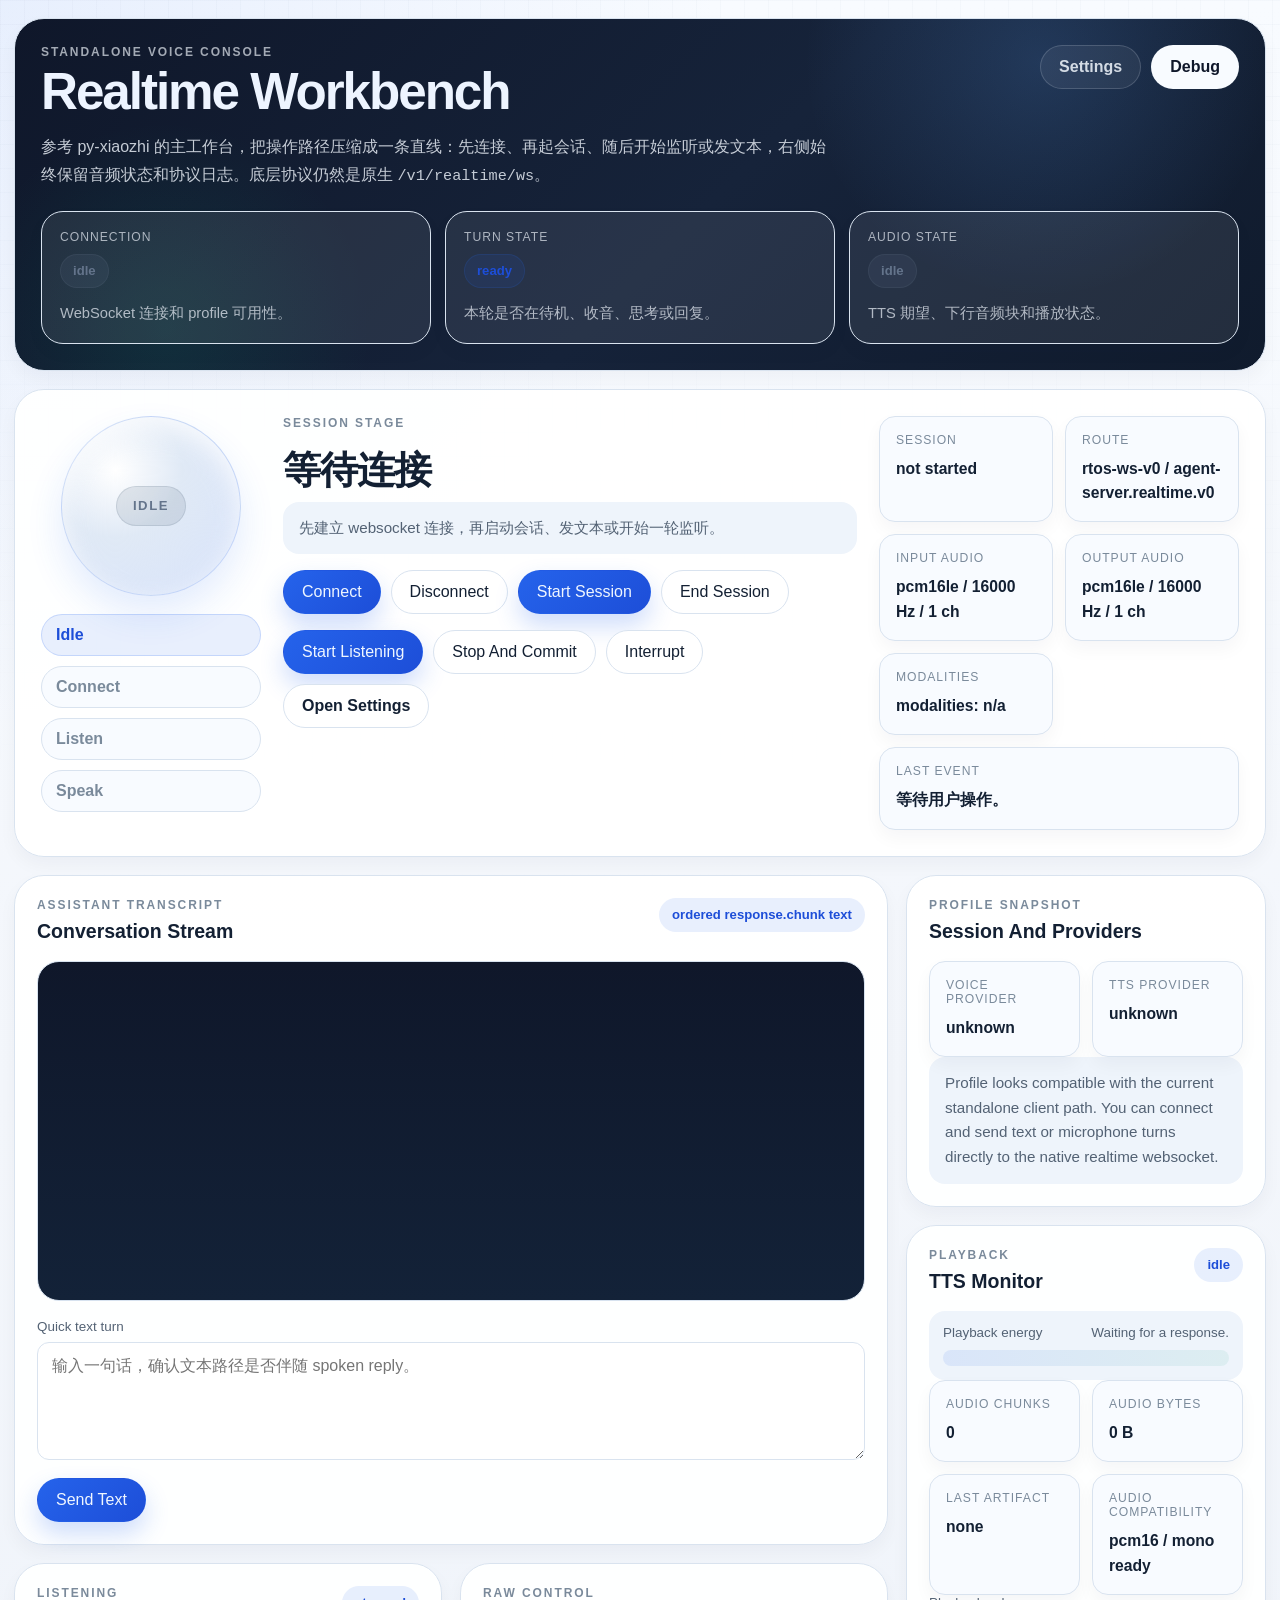
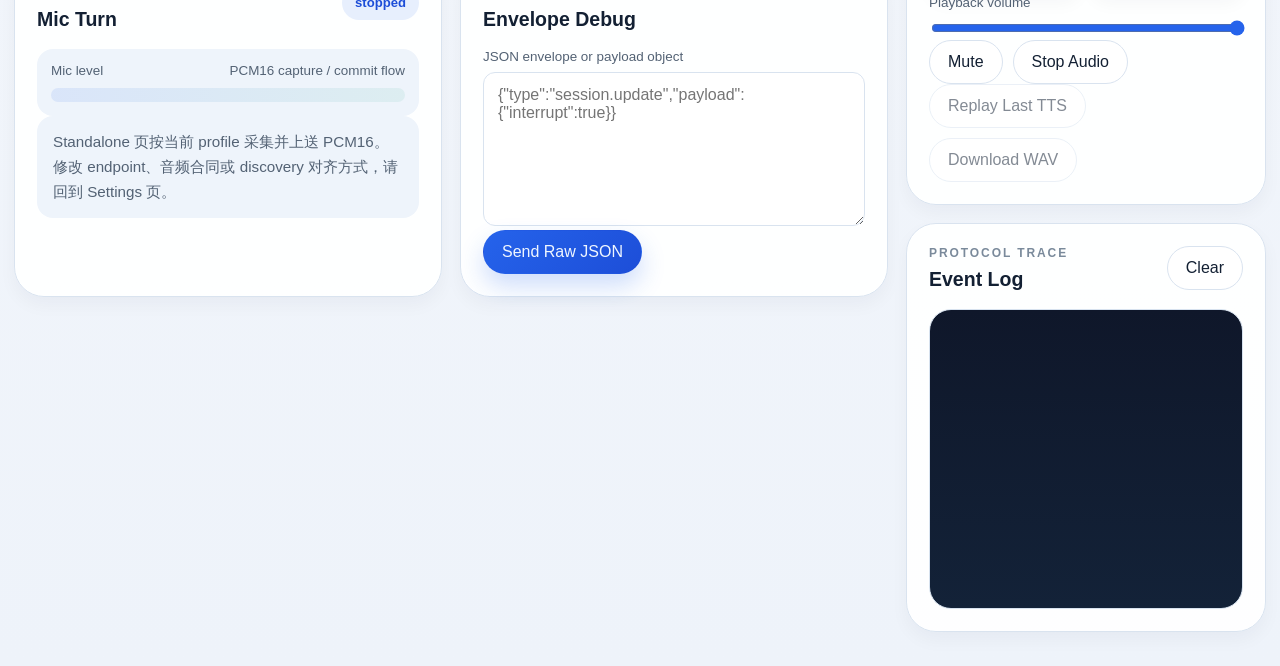
<file: clients/web-realtime-client/index.html>
<!doctype html>
<html lang="zh-CN">
  <head>
    <meta charset="utf-8">
    <meta name="viewport" content="width=device-width, initial-scale=1">
    <title>agent-server realtime voice workbench</title>
    <link rel="stylesheet" href="styles.css">
  </head>
  <body data-phase="idle">
    <div class="page-shell page-shell-app">
      <header class="hero-panel hero-panel-app">
        <div class="hero-topbar">
          <div class="hero-copy-block">
            <p class="eyebrow">Standalone Voice Console</p>
            <h1>Realtime Workbench</h1>
            <p class="hero-copy">
              参考 py-xiaozhi 的主工作台，把操作路径压缩成一条直线：先连接、再起会话、随后开始监听或发文本，右侧始终保留音频状态和协议日志。底层协议仍然是原生 <code>/v1/realtime/ws</code>。
            </p>
          </div>

          <nav class="page-nav" aria-label="Workbench pages">
            <a class="page-link" href="settings.html">Settings</a>
            <a class="page-link is-current" href="index.html">Debug</a>
          </nav>
        </div>

        <div class="hero-summary-grid hero-summary-grid-app">
          <article class="summary-card">
            <span class="summary-label">Connection</span>
            <span id="connection-badge" class="badge badge-idle">idle</span>
            <p>WebSocket 连接和 profile 可用性。</p>
          </article>
          <article class="summary-card">
            <span class="summary-label">Turn State</span>
            <span id="turn-state" class="badge badge-neutral">ready</span>
            <p>本轮是否在待机、收音、思考或回复。</p>
          </article>
          <article class="summary-card">
            <span class="summary-label">Audio State</span>
            <span id="tts-badge" class="badge badge-idle">idle</span>
            <p>TTS 期望、下行音频块和播放状态。</p>
          </article>
        </div>
      </header>

      <section class="panel stage-panel">
        <div class="stage-layout">
          <div class="stage-orb-column">
            <div class="state-orb">
              <span id="phase-badge" class="phase-pill phase-idle">IDLE</span>
            </div>
            <div class="flow-track" aria-label="Session flow">
              <span id="flow-step-idle" class="flow-step is-active">Idle</span>
              <span id="flow-step-connect" class="flow-step">Connect</span>
              <span id="flow-step-listen" class="flow-step">Listen</span>
              <span id="flow-step-speak" class="flow-step">Speak</span>
            </div>
          </div>

          <div class="stage-copy">
            <p class="panel-kicker">Session Stage</p>
            <h2 id="phase-title">等待连接</h2>
            <p id="phase-copy" class="stage-note">
              这页默认复用 Settings 保存的 profile。连接 websocket 后，就可以直接起会话、听写和核对 TTS。
            </p>

            <div class="button-row button-row-hero">
              <button id="connect-btn" type="button">Connect</button>
              <button id="disconnect-btn" type="button" class="button-subtle">Disconnect</button>
              <button id="start-session-btn" type="button">Start Session</button>
              <button id="end-session-btn" type="button" class="button-subtle">End Session</button>
            </div>

            <div class="button-row button-row-hero">
              <button id="mic-start-btn" type="button">Start Listening</button>
              <button id="mic-stop-btn" type="button" class="button-subtle">Stop And Commit</button>
              <button id="interrupt-btn" type="button" class="button-subtle">Interrupt</button>
              <a class="button-link button-subtle" href="settings.html">Open Settings</a>
            </div>
          </div>

          <div class="stage-side-grid">
            <article class="info-card">
              <span class="summary-label">Session</span>
              <strong id="session-value">not started</strong>
            </article>
            <article class="info-card">
              <span class="summary-label">Route</span>
              <strong id="profile-summary">rtos-ws-v0 / agent-server.realtime.v0</strong>
            </article>
            <article class="info-card">
              <span class="summary-label">Input Audio</span>
              <strong id="input-audio-summary">pcm16le / 16000 Hz / 1 ch</strong>
            </article>
            <article class="info-card">
              <span class="summary-label">Output Audio</span>
              <strong id="output-audio-summary">pcm16le / 16000 Hz / 1 ch</strong>
            </article>
            <article class="info-card">
              <span class="summary-label">Modalities</span>
              <strong id="response-modalities-value">modalities: n/a</strong>
            </article>
            <article class="info-card info-card-wide">
              <span class="summary-label">Last Event</span>
              <strong id="last-event-value">等待用户操作。</strong>
            </article>
          </div>
        </div>
      </section>

      <main class="workspace-grid">
        <section class="workspace-main">
          <article class="panel panel-transcript">
            <div class="panel-head">
              <div>
                <p class="panel-kicker">Assistant Transcript</p>
                <h2>Conversation Stream</h2>
              </div>
              <span class="panel-chip">ordered response.chunk text</span>
            </div>
            <pre id="assistant-output" class="stream-output transcript-output"></pre>

            <div class="composer-grid">
              <label class="field field-stretch">
                <span>Quick text turn</span>
                <textarea id="text-input" rows="5" placeholder="输入一句话，确认文本路径是否伴随 spoken reply。"></textarea>
              </label>
              <div class="button-row">
                <button id="send-text-btn" type="button">Send Text</button>
              </div>
            </div>
          </article>

          <div class="workspace-subgrid">
            <article class="panel">
              <div class="panel-head">
                <div>
                  <p class="panel-kicker">Listening</p>
                  <h2>Mic Turn</h2>
                </div>
                <span id="mic-status" class="panel-chip">stopped</span>
              </div>

              <div class="meter-block">
                <div class="meter-labels">
                  <span>Mic level</span>
                  <span>PCM16 capture / commit flow</span>
                </div>
                <div class="meter-rail">
                  <div id="mic-meter" class="meter-fill"></div>
                </div>
              </div>

              <p class="note">
                Standalone 页按当前 profile 采集并上送 PCM16。修改 endpoint、音频合同或 discovery 对齐方式，请回到 Settings 页。
              </p>
            </article>

            <article class="panel">
              <div class="panel-head">
                <div>
                  <p class="panel-kicker">Raw Control</p>
                  <h2>Envelope Debug</h2>
                </div>
              </div>

              <label class="field">
                <span>JSON envelope or payload object</span>
                <textarea id="raw-json-input" rows="7" placeholder='{"type":"session.update","payload":{"interrupt":true}}'></textarea>
              </label>
              <div class="button-row">
                <button id="send-raw-btn" type="button">Send Raw JSON</button>
              </div>
            </article>
          </div>
        </section>

        <aside class="workspace-side">
          <article class="panel">
            <div class="panel-head">
              <div>
                <p class="panel-kicker">Profile Snapshot</p>
                <h2>Session And Providers</h2>
              </div>
            </div>

            <div class="stat-grid">
              <div class="stat-card">
                <span class="stat-label">Voice Provider</span>
                <strong id="voice-provider-value">unknown</strong>
              </div>
              <div class="stat-card">
                <span class="stat-label">TTS Provider</span>
                <strong id="tts-provider-value">unknown</strong>
              </div>
            </div>

            <p id="requirement-note" class="note">
              Profile 与 discovery 兼容性提示会继续显示在这里；如需修改 endpoint、音频合同或 device preset，请回到 Settings 页。
            </p>
          </article>

          <article class="panel">
            <div class="panel-head">
              <div>
                <p class="panel-kicker">Playback</p>
                <h2>TTS Monitor</h2>
              </div>
              <span id="playback-state-value" class="panel-chip">idle</span>
            </div>

            <div class="meter-block meter-block-tts">
              <div class="meter-labels">
                <span>Playback energy</span>
                <span id="tts-note">Waiting for a response.</span>
              </div>
              <div class="meter-rail meter-rail-tts">
                <div id="tts-meter" class="meter-fill meter-fill-tts"></div>
              </div>
            </div>

            <div class="stat-grid">
              <div class="stat-card">
                <span class="stat-label">Audio Chunks</span>
                <strong id="audio-chunks-value">0</strong>
              </div>
              <div class="stat-card">
                <span class="stat-label">Audio Bytes</span>
                <strong id="audio-bytes-value">0 B</strong>
              </div>
              <div class="stat-card">
                <span class="stat-label">Last Artifact</span>
                <strong id="last-audio-value">none</strong>
              </div>
              <div class="stat-card">
                <span class="stat-label">Audio Compatibility</span>
                <strong id="audio-compat-value">pending</strong>
              </div>
            </div>

            <label class="field">
              <span>Playback volume</span>
              <input id="playback-volume" type="range" min="0" max="100" value="100">
            </label>

            <div class="button-row">
              <button id="mute-playback-btn" type="button" class="button-subtle">Mute</button>
              <button id="stop-playback-btn" type="button" class="button-subtle">Stop Audio</button>
            </div>
            <div class="button-row">
              <button id="replay-tts-btn" type="button" class="button-subtle">Replay Last TTS</button>
              <button id="download-tts-btn" type="button" class="button-subtle">Download WAV</button>
            </div>
          </article>

          <article class="panel panel-log">
            <div class="panel-head">
              <div>
                <p class="panel-kicker">Protocol Trace</p>
                <h2>Event Log</h2>
              </div>
              <button id="clear-log-btn" type="button" class="button-subtle">Clear</button>
            </div>
            <pre id="event-log" class="stream-output event-output"></pre>
          </article>
        </aside>
      </main>

      <div class="hidden-fields" aria-hidden="true">
        <input id="http-base" type="text" value="http://127.0.0.1:8080">
        <input id="ws-path" type="text" value="/v1/realtime/ws">
        <input id="subprotocol" type="text" value="agent-server.realtime.v0">
        <input id="protocol-version" type="text" value="rtos-ws-v0">
        <input id="device-id" type="text" value="">
        <input id="wake-reason" type="text" value="manual_web_client">
        <input id="input-codec" type="text" value="pcm16le">
        <input id="input-sample-rate" type="number" value="16000">
        <input id="input-channels" type="number" value="1">
        <input id="output-codec" type="text" value="pcm16le">
        <input id="output-sample-rate" type="number" value="16000">
        <input id="output-channels" type="number" value="1">
        <input id="allow-text-input" type="checkbox" checked>
      </div>
    </div>

    <script defer src="app.js"></script>
  </body>
</html>
</file>
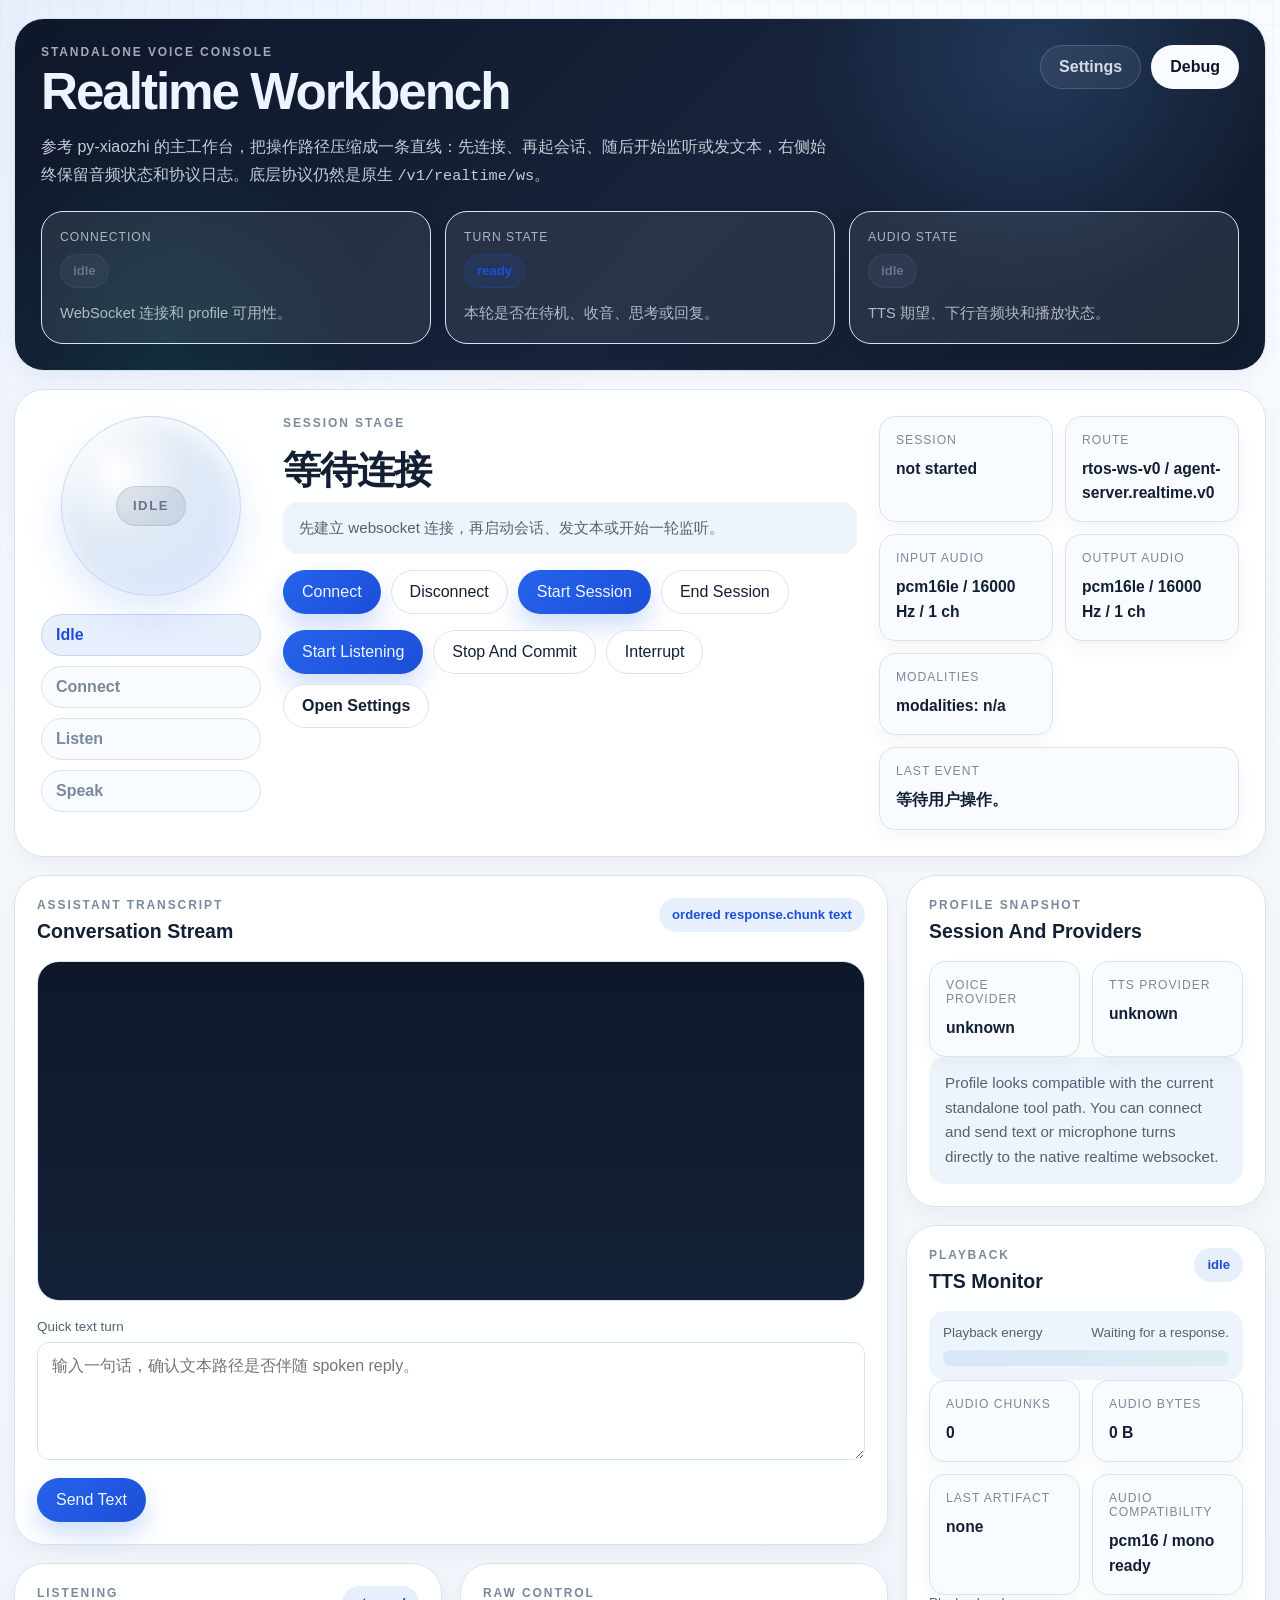
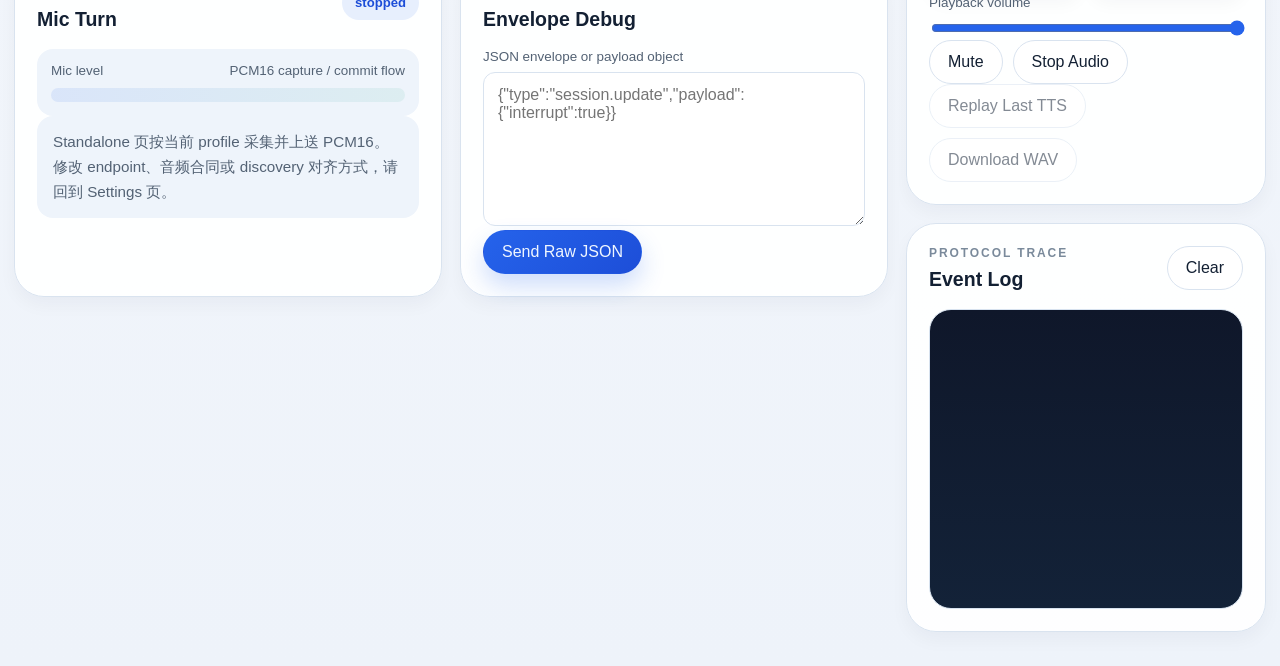
<file: tools/web-client/index.html>
<!doctype html>
<html lang="zh-CN">
  <head>
    <meta charset="utf-8">
    <meta name="viewport" content="width=device-width, initial-scale=1">
    <title>agent-server realtime voice workbench</title>
    <link rel="stylesheet" href="styles.css">
  </head>
  <body data-phase="idle">
    <div class="page-shell page-shell-app">
      <header class="hero-panel hero-panel-app">
        <div class="hero-topbar">
          <div class="hero-copy-block">
            <p class="eyebrow">Standalone Voice Console</p>
            <h1>Realtime Workbench</h1>
            <p class="hero-copy">
              参考 py-xiaozhi 的主工作台，把操作路径压缩成一条直线：先连接、再起会话、随后开始监听或发文本，右侧始终保留音频状态和协议日志。底层协议仍然是原生 <code>/v1/realtime/ws</code>。
            </p>
          </div>

          <nav class="page-nav" aria-label="Workbench pages">
            <a class="page-link" href="settings.html">Settings</a>
            <a class="page-link is-current" href="index.html">Debug</a>
          </nav>
        </div>

        <div class="hero-summary-grid hero-summary-grid-app">
          <article class="summary-card">
            <span class="summary-label">Connection</span>
            <span id="connection-badge" class="badge badge-idle">idle</span>
            <p>WebSocket 连接和 profile 可用性。</p>
          </article>
          <article class="summary-card">
            <span class="summary-label">Turn State</span>
            <span id="turn-state" class="badge badge-neutral">ready</span>
            <p>本轮是否在待机、收音、思考或回复。</p>
          </article>
          <article class="summary-card">
            <span class="summary-label">Audio State</span>
            <span id="tts-badge" class="badge badge-idle">idle</span>
            <p>TTS 期望、下行音频块和播放状态。</p>
          </article>
        </div>
      </header>

      <section class="panel stage-panel">
        <div class="stage-layout">
          <div class="stage-orb-column">
            <div class="state-orb">
              <span id="phase-badge" class="phase-pill phase-idle">IDLE</span>
            </div>
            <div class="flow-track" aria-label="Session flow">
              <span id="flow-step-idle" class="flow-step is-active">Idle</span>
              <span id="flow-step-connect" class="flow-step">Connect</span>
              <span id="flow-step-listen" class="flow-step">Listen</span>
              <span id="flow-step-speak" class="flow-step">Speak</span>
            </div>
          </div>

          <div class="stage-copy">
            <p class="panel-kicker">Session Stage</p>
            <h2 id="phase-title">等待连接</h2>
            <p id="phase-copy" class="stage-note">
              这页默认复用 Settings 保存的 profile。连接 websocket 后，就可以直接起会话、听写和核对 TTS。
            </p>

            <div class="button-row button-row-hero">
              <button id="connect-btn" type="button">Connect</button>
              <button id="disconnect-btn" type="button" class="button-subtle">Disconnect</button>
              <button id="start-session-btn" type="button">Start Session</button>
              <button id="end-session-btn" type="button" class="button-subtle">End Session</button>
            </div>

            <div class="button-row button-row-hero">
              <button id="mic-start-btn" type="button">Start Listening</button>
              <button id="mic-stop-btn" type="button" class="button-subtle">Stop And Commit</button>
              <button id="interrupt-btn" type="button" class="button-subtle">Interrupt</button>
              <a class="button-link button-subtle" href="settings.html">Open Settings</a>
            </div>
          </div>

          <div class="stage-side-grid">
            <article class="info-card">
              <span class="summary-label">Session</span>
              <strong id="session-value">not started</strong>
            </article>
            <article class="info-card">
              <span class="summary-label">Route</span>
              <strong id="profile-summary">rtos-ws-v0 / agent-server.realtime.v0</strong>
            </article>
            <article class="info-card">
              <span class="summary-label">Input Audio</span>
              <strong id="input-audio-summary">pcm16le / 16000 Hz / 1 ch</strong>
            </article>
            <article class="info-card">
              <span class="summary-label">Output Audio</span>
              <strong id="output-audio-summary">pcm16le / 16000 Hz / 1 ch</strong>
            </article>
            <article class="info-card">
              <span class="summary-label">Modalities</span>
              <strong id="response-modalities-value">modalities: n/a</strong>
            </article>
            <article class="info-card info-card-wide">
              <span class="summary-label">Last Event</span>
              <strong id="last-event-value">等待用户操作。</strong>
            </article>
          </div>
        </div>
      </section>

      <main class="workspace-grid">
        <section class="workspace-main">
          <article class="panel panel-transcript">
            <div class="panel-head">
              <div>
                <p class="panel-kicker">Assistant Transcript</p>
                <h2>Conversation Stream</h2>
              </div>
              <span class="panel-chip">ordered response.chunk text</span>
            </div>
            <pre id="assistant-output" class="stream-output transcript-output"></pre>

            <div class="composer-grid">
              <label class="field field-stretch">
                <span>Quick text turn</span>
                <textarea id="text-input" rows="5" placeholder="输入一句话，确认文本路径是否伴随 spoken reply。"></textarea>
              </label>
              <div class="button-row">
                <button id="send-text-btn" type="button">Send Text</button>
              </div>
            </div>
          </article>

          <div class="workspace-subgrid">
            <article class="panel">
              <div class="panel-head">
                <div>
                  <p class="panel-kicker">Listening</p>
                  <h2>Mic Turn</h2>
                </div>
                <span id="mic-status" class="panel-chip">stopped</span>
              </div>

              <div class="meter-block">
                <div class="meter-labels">
                  <span>Mic level</span>
                  <span>PCM16 capture / commit flow</span>
                </div>
                <div class="meter-rail">
                  <div id="mic-meter" class="meter-fill"></div>
                </div>
              </div>

              <p class="note">
                Standalone 页按当前 profile 采集并上送 PCM16。修改 endpoint、音频合同或 discovery 对齐方式，请回到 Settings 页。
              </p>
            </article>

            <article class="panel">
              <div class="panel-head">
                <div>
                  <p class="panel-kicker">Raw Control</p>
                  <h2>Envelope Debug</h2>
                </div>
              </div>

              <label class="field">
                <span>JSON envelope or payload object</span>
                <textarea id="raw-json-input" rows="7" placeholder='{"type":"session.update","payload":{"interrupt":true}}'></textarea>
              </label>
              <div class="button-row">
                <button id="send-raw-btn" type="button">Send Raw JSON</button>
              </div>
            </article>
          </div>
        </section>

        <aside class="workspace-side">
          <article class="panel">
            <div class="panel-head">
              <div>
                <p class="panel-kicker">Profile Snapshot</p>
                <h2>Session And Providers</h2>
              </div>
            </div>

            <div class="stat-grid">
              <div class="stat-card">
                <span class="stat-label">Voice Provider</span>
                <strong id="voice-provider-value">unknown</strong>
              </div>
              <div class="stat-card">
                <span class="stat-label">TTS Provider</span>
                <strong id="tts-provider-value">unknown</strong>
              </div>
            </div>

            <p id="requirement-note" class="note">
              Profile 与 discovery 兼容性提示会继续显示在这里；如需修改 endpoint、音频合同或 device preset，请回到 Settings 页。
            </p>
          </article>

          <article class="panel">
            <div class="panel-head">
              <div>
                <p class="panel-kicker">Playback</p>
                <h2>TTS Monitor</h2>
              </div>
              <span id="playback-state-value" class="panel-chip">idle</span>
            </div>

            <div class="meter-block meter-block-tts">
              <div class="meter-labels">
                <span>Playback energy</span>
                <span id="tts-note">Waiting for a response.</span>
              </div>
              <div class="meter-rail meter-rail-tts">
                <div id="tts-meter" class="meter-fill meter-fill-tts"></div>
              </div>
            </div>

            <div class="stat-grid">
              <div class="stat-card">
                <span class="stat-label">Audio Chunks</span>
                <strong id="audio-chunks-value">0</strong>
              </div>
              <div class="stat-card">
                <span class="stat-label">Audio Bytes</span>
                <strong id="audio-bytes-value">0 B</strong>
              </div>
              <div class="stat-card">
                <span class="stat-label">Last Artifact</span>
                <strong id="last-audio-value">none</strong>
              </div>
              <div class="stat-card">
                <span class="stat-label">Audio Compatibility</span>
                <strong id="audio-compat-value">pending</strong>
              </div>
            </div>

            <label class="field">
              <span>Playback volume</span>
              <input id="playback-volume" type="range" min="0" max="100" value="100">
            </label>

            <div class="button-row">
              <button id="mute-playback-btn" type="button" class="button-subtle">Mute</button>
              <button id="stop-playback-btn" type="button" class="button-subtle">Stop Audio</button>
            </div>
            <div class="button-row">
              <button id="replay-tts-btn" type="button" class="button-subtle">Replay Last TTS</button>
              <button id="download-tts-btn" type="button" class="button-subtle">Download WAV</button>
            </div>
          </article>

          <article class="panel panel-log">
            <div class="panel-head">
              <div>
                <p class="panel-kicker">Protocol Trace</p>
                <h2>Event Log</h2>
              </div>
              <button id="clear-log-btn" type="button" class="button-subtle">Clear</button>
            </div>
            <pre id="event-log" class="stream-output event-output"></pre>
          </article>
        </aside>
      </main>

      <div class="hidden-fields" aria-hidden="true">
        <input id="http-base" type="text" value="http://127.0.0.1:8080">
        <input id="ws-path" type="text" value="/v1/realtime/ws">
        <input id="subprotocol" type="text" value="agent-server.realtime.v0">
        <input id="protocol-version" type="text" value="rtos-ws-v0">
        <input id="device-id" type="text" value="">
        <input id="wake-reason" type="text" value="manual_web_tool">
        <input id="input-codec" type="text" value="pcm16le">
        <input id="input-sample-rate" type="number" value="16000">
        <input id="input-channels" type="number" value="1">
        <input id="output-codec" type="text" value="pcm16le">
        <input id="output-sample-rate" type="number" value="16000">
        <input id="output-channels" type="number" value="1">
        <input id="allow-text-input" type="checkbox" checked>
      </div>
    </div>

    <script defer src="app.js"></script>
  </body>
</html>
</file>
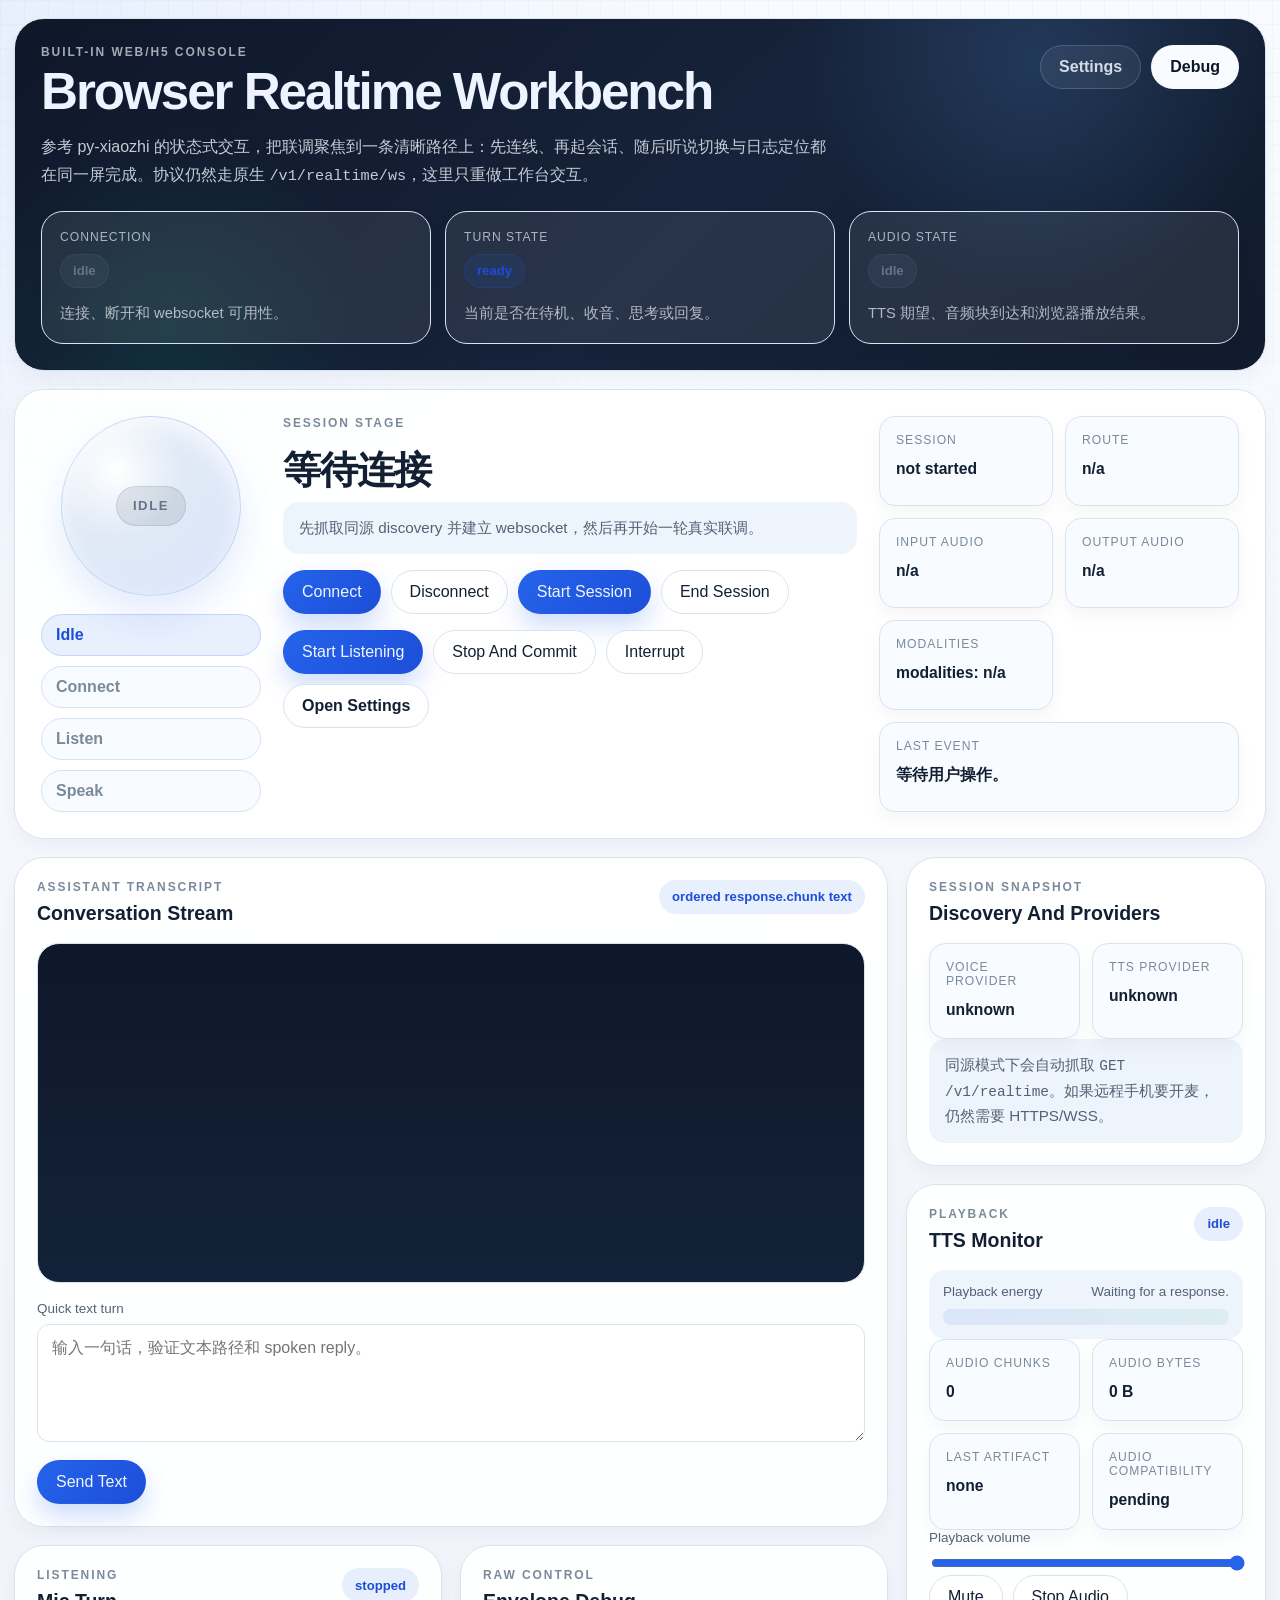
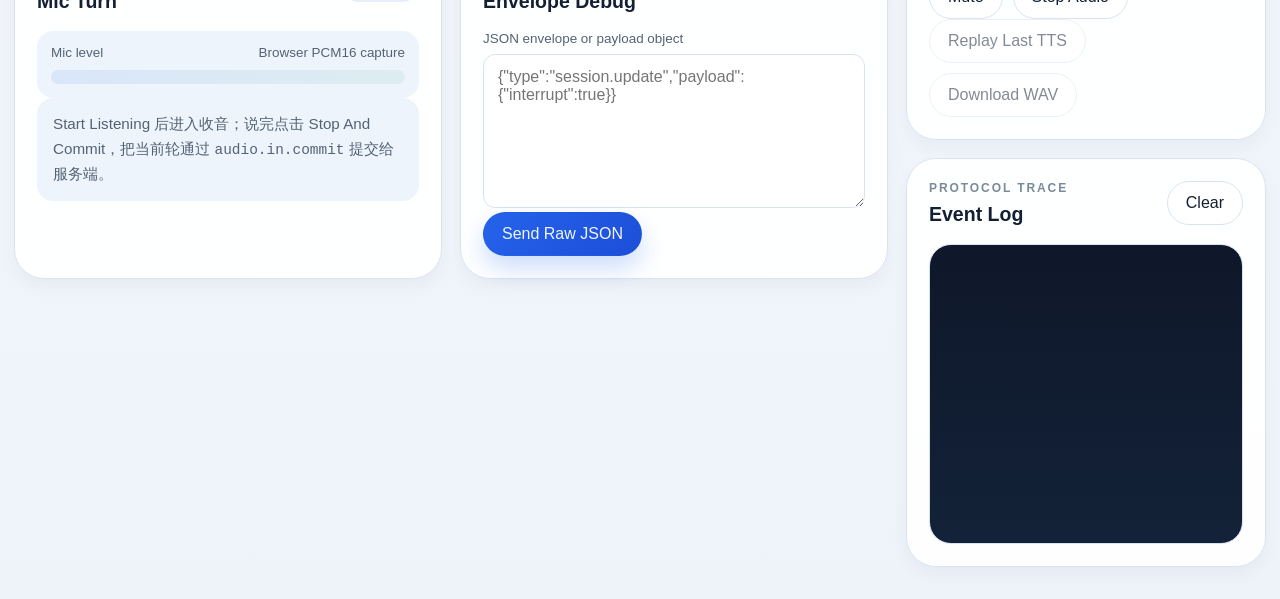
<file: internal/control/webh5_assets/index.html>
<!doctype html>
<html lang="zh-CN">
  <head>
    <meta charset="utf-8">
    <meta name="viewport" content="width=device-width, initial-scale=1">
    <title>agent-server realtime web/h5 console</title>
    <link rel="stylesheet" href="styles.css">
  </head>
  <body data-phase="idle">
    <div class="page-shell page-shell-app">
      <header class="hero-panel hero-panel-app">
        <div class="hero-topbar">
          <div class="hero-copy-block">
            <p class="eyebrow">Built-In Web/H5 Console</p>
            <h1>Browser Realtime Workbench</h1>
            <p class="hero-copy">
              参考 py-xiaozhi 的状态式交互，把联调聚焦到一条清晰路径上：先连线、再起会话、随后听说切换与日志定位都在同一屏完成。协议仍然走原生 <code>/v1/realtime/ws</code>，这里只重做工作台交互。
            </p>
          </div>

          <nav class="page-nav" aria-label="Web/H5 pages">
            <a class="page-link" href="settings.html">Settings</a>
            <a class="page-link is-current" href="index.html">Debug</a>
          </nav>
        </div>

        <div class="hero-summary-grid hero-summary-grid-app">
          <article class="summary-card">
            <span class="summary-label">Connection</span>
            <span id="connection-badge" class="badge badge-idle">idle</span>
            <p>连接、断开和 websocket 可用性。</p>
          </article>
          <article class="summary-card">
            <span class="summary-label">Turn State</span>
            <span id="turn-state" class="badge badge-neutral">ready</span>
            <p>当前是否在待机、收音、思考或回复。</p>
          </article>
          <article class="summary-card">
            <span class="summary-label">Audio State</span>
            <span id="tts-badge" class="badge badge-idle">idle</span>
            <p>TTS 期望、音频块到达和浏览器播放结果。</p>
          </article>
        </div>
      </header>

      <section class="panel stage-panel">
        <div class="stage-layout">
          <div class="stage-orb-column">
            <div class="state-orb">
              <span id="phase-badge" class="phase-pill phase-idle">IDLE</span>
            </div>
            <div class="flow-track" aria-label="Session flow">
              <span id="flow-step-idle" class="flow-step is-active">Idle</span>
              <span id="flow-step-connect" class="flow-step">Connect</span>
              <span id="flow-step-listen" class="flow-step">Listen</span>
              <span id="flow-step-speak" class="flow-step">Speak</span>
            </div>
          </div>

          <div class="stage-copy">
            <p class="panel-kicker">Session Stage</p>
            <h2 id="phase-title">等待连接</h2>
            <p id="phase-copy" class="stage-note">
              先建立连接并抓取 discovery，然后就可以直接发文本或开始一轮浏览器收音。
            </p>

            <div class="button-row button-row-hero">
              <button id="connect-btn" type="button">Connect</button>
              <button id="disconnect-btn" type="button" class="button-subtle">Disconnect</button>
              <button id="start-session-btn" type="button">Start Session</button>
              <button id="end-session-btn" type="button" class="button-subtle">End Session</button>
            </div>

            <div class="button-row button-row-hero">
              <button id="mic-start-btn" type="button">Start Listening</button>
              <button id="mic-stop-btn" type="button" class="button-subtle">Stop And Commit</button>
              <button id="interrupt-btn" type="button" class="button-subtle">Interrupt</button>
              <a class="button-link button-subtle" href="settings.html">Open Settings</a>
            </div>
          </div>

          <div class="stage-side-grid">
            <article class="info-card">
              <span class="summary-label">Session</span>
              <strong id="session-value">not started</strong>
            </article>
            <article class="info-card">
              <span class="summary-label">Route</span>
              <strong id="profile-value">n/a</strong>
            </article>
            <article class="info-card">
              <span class="summary-label">Input Audio</span>
              <strong id="input-audio-value">n/a</strong>
            </article>
            <article class="info-card">
              <span class="summary-label">Output Audio</span>
              <strong id="output-audio-value">n/a</strong>
            </article>
            <article class="info-card">
              <span class="summary-label">Modalities</span>
              <strong id="response-modalities-value">modalities: n/a</strong>
            </article>
            <article class="info-card info-card-wide">
              <span class="summary-label">Last Event</span>
              <strong id="last-event-value">等待用户操作。</strong>
            </article>
          </div>
        </div>
      </section>

      <main class="workspace-grid">
        <section class="workspace-main">
          <article class="panel panel-transcript">
            <div class="panel-head">
              <div>
                <p class="panel-kicker">Assistant Transcript</p>
                <h2>Conversation Stream</h2>
              </div>
              <span class="panel-chip">ordered response.chunk text</span>
            </div>
            <pre id="assistant-output" class="stream-output transcript-output"></pre>

            <div class="composer-grid">
              <label class="field field-stretch">
                <span>Quick text turn</span>
                <textarea id="text-input" rows="5" placeholder="输入一句话，验证文本路径和 spoken reply。"></textarea>
              </label>
              <div class="button-row">
                <button id="send-text-btn" type="button">Send Text</button>
              </div>
            </div>
          </article>

          <div class="workspace-subgrid">
            <article class="panel">
              <div class="panel-head">
                <div>
                  <p class="panel-kicker">Listening</p>
                  <h2>Mic Turn</h2>
                </div>
                <span id="mic-status" class="panel-chip">stopped</span>
              </div>

              <div class="meter-block">
                <div class="meter-labels">
                  <span>Mic level</span>
                  <span>Browser PCM16 capture</span>
                </div>
                <div class="meter-rail">
                  <div id="mic-meter" class="meter-fill"></div>
                </div>
              </div>

              <p class="note">
                Start Listening 后进入收音；说完点击 Stop And Commit，把当前轮通过 <code>audio.in.commit</code> 提交给服务端。
              </p>
            </article>

            <article class="panel">
              <div class="panel-head">
                <div>
                  <p class="panel-kicker">Raw Control</p>
                  <h2>Envelope Debug</h2>
                </div>
              </div>

              <label class="field">
                <span>JSON envelope or payload object</span>
                <textarea id="raw-json-input" rows="7" placeholder='{"type":"session.update","payload":{"interrupt":true}}'></textarea>
              </label>
              <div class="button-row">
                <button id="send-raw-btn" type="button">Send Raw JSON</button>
              </div>
            </article>
          </div>
        </section>

        <aside class="workspace-side">
          <article class="panel">
            <div class="panel-head">
              <div>
                <p class="panel-kicker">Session Snapshot</p>
                <h2>Discovery And Providers</h2>
              </div>
            </div>

            <div class="stat-grid">
              <div class="stat-card">
                <span class="stat-label">Voice Provider</span>
                <strong id="voice-provider-value">unknown</strong>
              </div>
              <div class="stat-card">
                <span class="stat-label">TTS Provider</span>
                <strong id="tts-provider-value">unknown</strong>
              </div>
            </div>

            <p id="requirement-note" class="note">
              同源模式下会自动抓取 <code>GET /v1/realtime</code>。如果远程手机要开麦，仍然需要 HTTPS/WSS。
            </p>
          </article>

          <article class="panel">
            <div class="panel-head">
              <div>
                <p class="panel-kicker">Playback</p>
                <h2>TTS Monitor</h2>
              </div>
              <span id="playback-state-value" class="panel-chip">idle</span>
            </div>

            <div class="meter-block meter-block-tts">
              <div class="meter-labels">
                <span>Playback energy</span>
                <span id="tts-note">Waiting for a response.</span>
              </div>
              <div class="meter-rail meter-rail-tts">
                <div id="tts-meter" class="meter-fill meter-fill-tts"></div>
              </div>
            </div>

            <div class="stat-grid">
              <div class="stat-card">
                <span class="stat-label">Audio Chunks</span>
                <strong id="audio-chunks-value">0</strong>
              </div>
              <div class="stat-card">
                <span class="stat-label">Audio Bytes</span>
                <strong id="audio-bytes-value">0 B</strong>
              </div>
              <div class="stat-card">
                <span class="stat-label">Last Artifact</span>
                <strong id="last-audio-value">none</strong>
              </div>
              <div class="stat-card">
                <span class="stat-label">Audio Compatibility</span>
                <strong id="audio-compat-value">pending</strong>
              </div>
            </div>

            <label class="field">
              <span>Playback volume</span>
              <input id="playback-volume" type="range" min="0" max="100" value="100">
            </label>

            <div class="button-row">
              <button id="mute-playback-btn" type="button" class="button-subtle">Mute</button>
              <button id="stop-playback-btn" type="button" class="button-subtle">Stop Audio</button>
            </div>
            <div class="button-row">
              <button id="replay-tts-btn" type="button" class="button-subtle">Replay Last TTS</button>
              <button id="download-tts-btn" type="button" class="button-subtle">Download WAV</button>
            </div>
          </article>

          <article class="panel panel-log">
            <div class="panel-head">
              <div>
                <p class="panel-kicker">Protocol Trace</p>
                <h2>Event Log</h2>
              </div>
              <button id="clear-log-btn" type="button" class="button-subtle">Clear</button>
            </div>
            <pre id="event-log" class="stream-output event-output"></pre>
          </article>
        </aside>
      </main>

      <div class="hidden-fields" aria-hidden="true">
        <input id="http-base" type="text" value="http://127.0.0.1:8080">
        <input id="device-id" type="text" value="">
        <input id="wake-reason" type="text" value="manual_browser_debug">
      </div>
    </div>

    <script defer src="app.js"></script>
  </body>
</html>
</file>
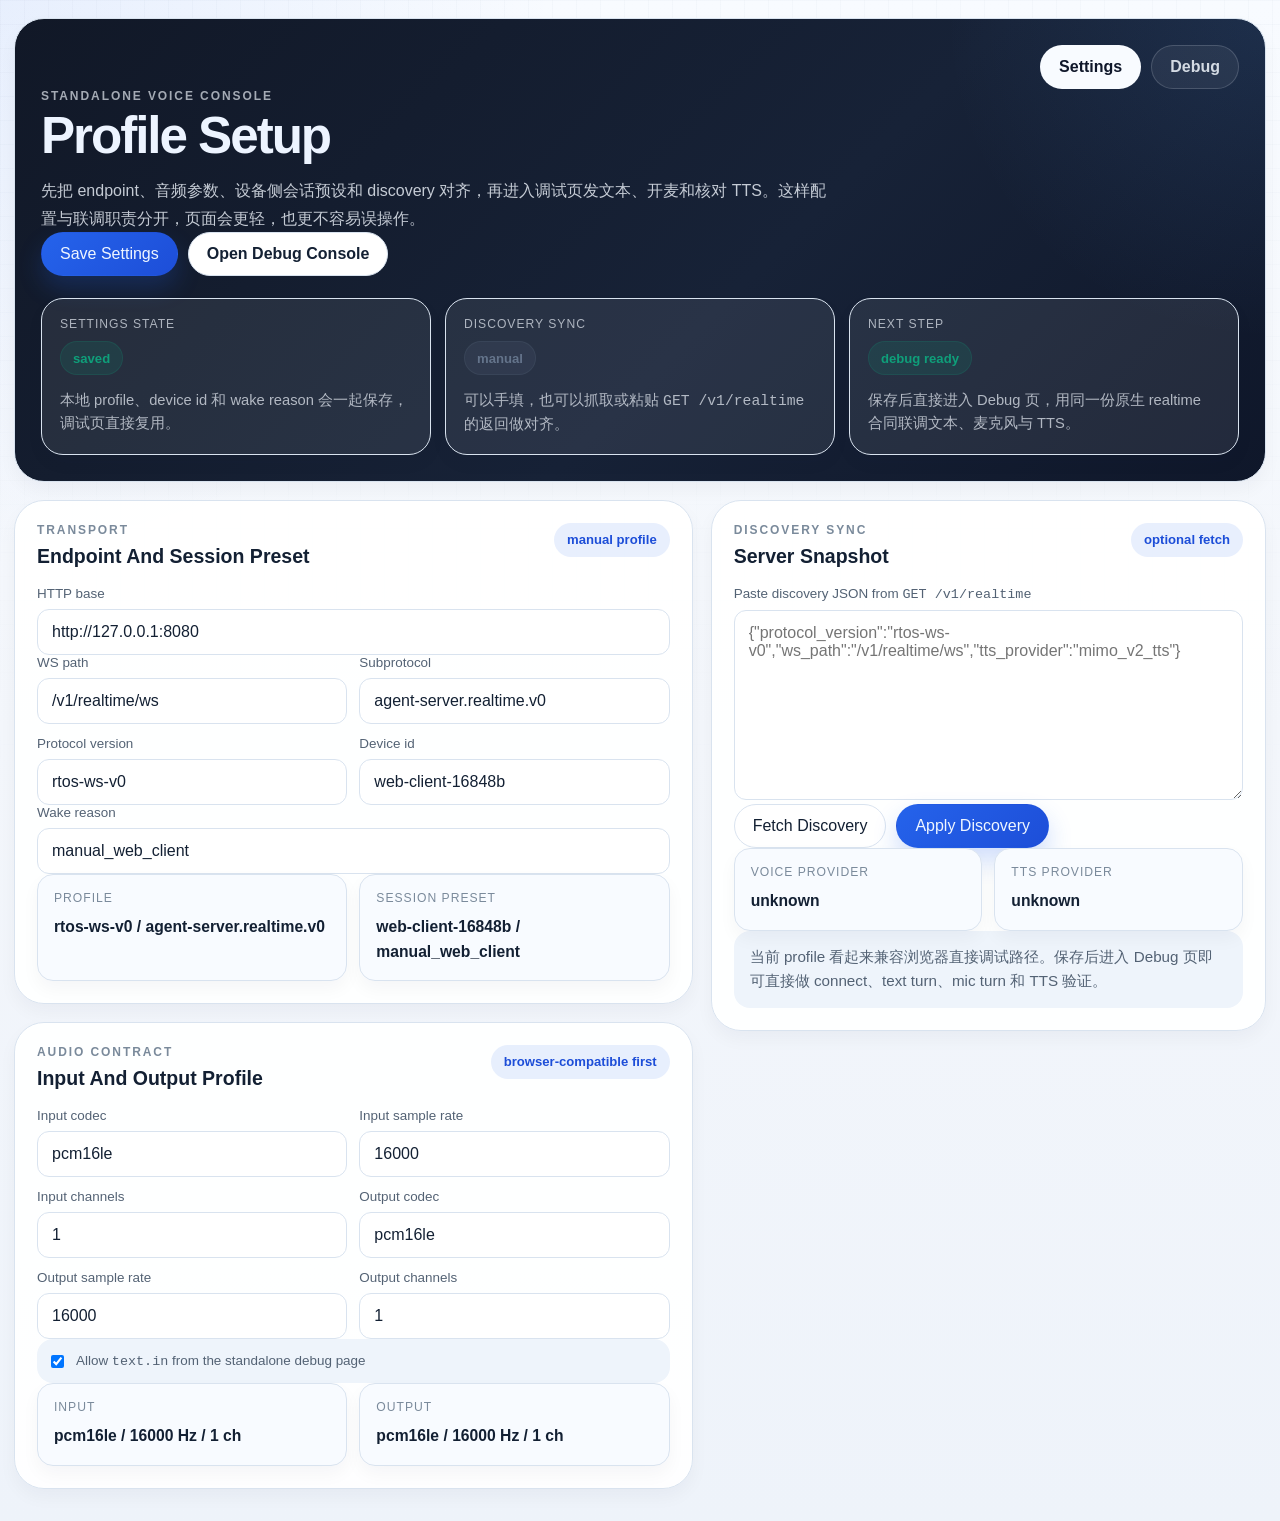
<file: clients/web-realtime-client/settings.html>
<!doctype html>
<html lang="zh-CN">
  <head>
    <meta charset="utf-8">
    <meta name="viewport" content="width=device-width, initial-scale=1">
    <title>agent-server web client settings</title>
    <link rel="stylesheet" href="styles.css">
  </head>
  <body>
    <div class="page-shell">
      <header class="hero-panel">
        <nav class="page-nav" aria-label="Workbench pages">
          <a class="page-link is-current" href="settings.html">Settings</a>
          <a class="page-link" href="index.html">Debug</a>
        </nav>

        <div class="hero-copy-block">
          <p class="eyebrow">Standalone Voice Console</p>
          <h1>Profile Setup</h1>
          <p class="hero-copy">
            先把 endpoint、音频参数、设备侧会话预设和 discovery 对齐，再进入调试页发文本、开麦和核对 TTS。这样配置与联调职责分开，页面会更轻，也更不容易误操作。
          </p>
          <div class="hero-actions">
            <button id="save-profile-btn" type="button">Save Settings</button>
            <a class="button-link button-subtle" href="index.html" id="open-debug-link">Open Debug Console</a>
          </div>
        </div>

        <div class="hero-summary-grid">
          <article class="summary-card">
            <span class="summary-label">Settings State</span>
            <span id="settings-status" class="badge badge-neutral">draft</span>
            <p>本地 profile、device id 和 wake reason 会一起保存，调试页直接复用。</p>
          </article>

          <article class="summary-card">
            <span class="summary-label">Discovery Sync</span>
            <span id="discovery-status" class="badge badge-idle">manual</span>
            <p>可以手填，也可以抓取或粘贴 <code>GET /v1/realtime</code> 的返回做对齐。</p>
          </article>

          <article class="summary-card">
            <span class="summary-label">Next Step</span>
            <span class="badge badge-ok">debug ready</span>
            <p>保存后直接进入 Debug 页，用同一份原生 realtime 合同联调文本、麦克风与 TTS。</p>
          </article>
        </div>
      </header>

      <main class="console-grid settings-grid">
        <section class="stack">
          <article class="panel">
            <div class="panel-head">
              <div>
                <p class="panel-kicker">Transport</p>
                <h2>Endpoint And Session Preset</h2>
              </div>
              <span class="panel-chip">manual profile</span>
            </div>

            <label class="field">
              <span>HTTP base</span>
              <input id="http-base" type="text" placeholder="http://127.0.0.1:8080">
            </label>

            <div class="field-grid">
              <label class="field">
                <span>WS path</span>
                <input id="ws-path" type="text" value="/v1/realtime/ws">
              </label>

              <label class="field">
                <span>Subprotocol</span>
                <input id="subprotocol" type="text" value="agent-server.realtime.v0">
              </label>

              <label class="field">
                <span>Protocol version</span>
                <input id="protocol-version" type="text" value="rtos-ws-v0">
              </label>

              <label class="field">
                <span>Device id</span>
                <input id="device-id" type="text" placeholder="web-client-001">
              </label>
            </div>

            <label class="field">
              <span>Wake reason</span>
              <input id="wake-reason" type="text" value="manual_web_client">
            </label>

            <div class="summary-strip">
              <article class="mini-summary">
                <span>Profile</span>
                <strong id="profile-summary">rtos-ws-v0 / agent-server.realtime.v0</strong>
              </article>
              <article class="mini-summary">
                <span>Session Preset</span>
                <strong id="session-preset-value">web-client / manual_web_client</strong>
              </article>
            </div>
          </article>

          <article class="panel">
            <div class="panel-head">
              <div>
                <p class="panel-kicker">Audio Contract</p>
                <h2>Input And Output Profile</h2>
              </div>
              <span class="panel-chip">browser-compatible first</span>
            </div>

            <div class="field-grid">
              <label class="field">
                <span>Input codec</span>
                <input id="input-codec" type="text" value="pcm16le">
              </label>

              <label class="field">
                <span>Input sample rate</span>
                <input id="input-sample-rate" type="number" value="16000">
              </label>

              <label class="field">
                <span>Input channels</span>
                <input id="input-channels" type="number" value="1">
              </label>

              <label class="field">
                <span>Output codec</span>
                <input id="output-codec" type="text" value="pcm16le">
              </label>

              <label class="field">
                <span>Output sample rate</span>
                <input id="output-sample-rate" type="number" value="16000">
              </label>

              <label class="field">
                <span>Output channels</span>
                <input id="output-channels" type="number" value="1">
              </label>
            </div>

            <label class="field checkbox-field">
              <input id="allow-text-input" type="checkbox" checked>
              <span>Allow <code>text.in</code> from the standalone debug page</span>
            </label>

            <div class="summary-strip">
              <article class="mini-summary">
                <span>Input</span>
                <strong id="input-audio-summary">pcm16le / 16000 Hz / 1 ch</strong>
              </article>
              <article class="mini-summary">
                <span>Output</span>
                <strong id="output-audio-summary">pcm16le / 16000 Hz / 1 ch</strong>
              </article>
            </div>
          </article>
        </section>

        <aside class="stack summary-stack">
          <article class="panel">
            <div class="panel-head">
              <div>
                <p class="panel-kicker">Discovery Sync</p>
                <h2>Server Snapshot</h2>
              </div>
              <span class="panel-chip">optional fetch</span>
            </div>

            <label class="field">
              <span>Paste discovery JSON from <code>GET /v1/realtime</code></span>
              <textarea id="discovery-json" rows="9" placeholder='{"protocol_version":"rtos-ws-v0","ws_path":"/v1/realtime/ws","tts_provider":"mimo_v2_tts"}'></textarea>
            </label>

            <div class="button-row">
              <button id="fetch-discovery-btn" type="button" class="button-subtle">Fetch Discovery</button>
              <button id="apply-discovery-btn" type="button">Apply Discovery</button>
            </div>

            <div class="summary-strip">
              <article class="mini-summary">
                <span>Voice Provider</span>
                <strong id="voice-provider-value">unknown</strong>
              </article>
              <article class="mini-summary">
                <span>TTS Provider</span>
                <strong id="tts-provider-value">unknown</strong>
              </article>
            </div>

            <p id="requirement-note" class="note">
              默认可手填 profile；如果服务端允许浏览器抓 discovery，也可以先抓取后再保存。
            </p>
          </article>
        </aside>
      </main>
    </div>

    <script defer src="settings.js"></script>
  </body>
</html>
</file>
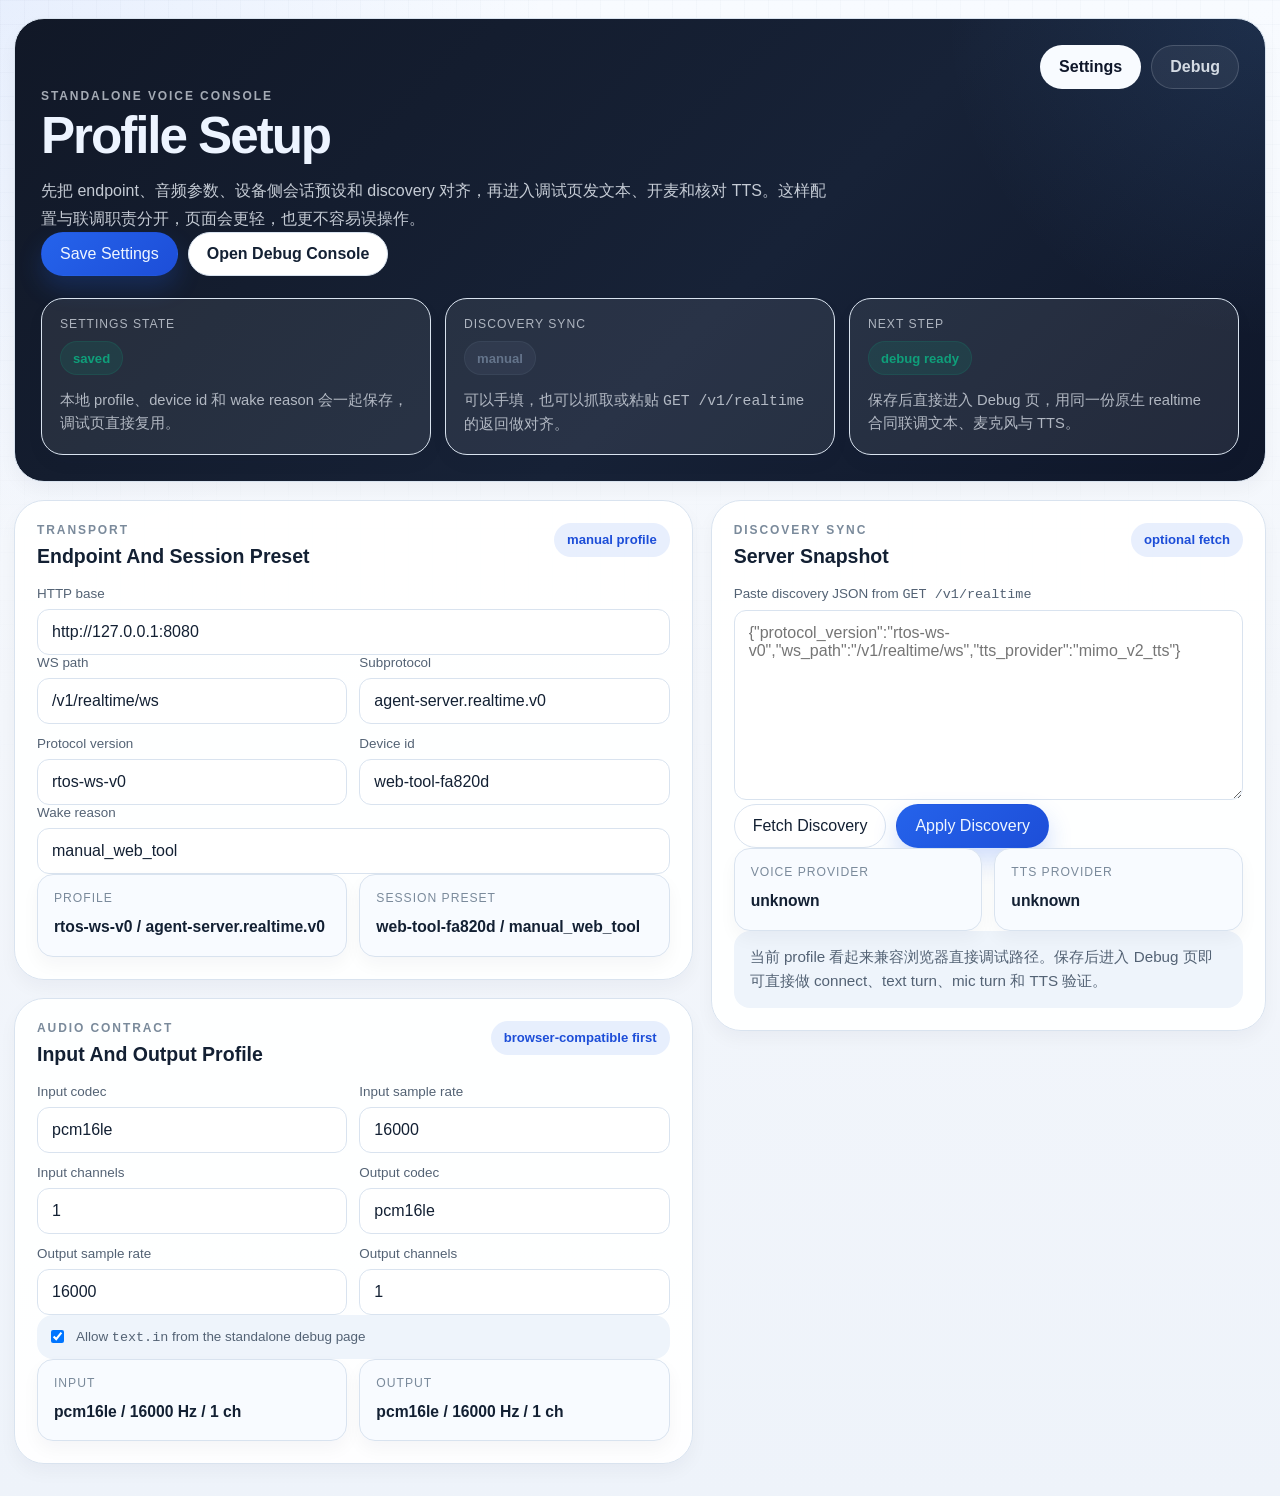
<file: tools/web-client/settings.html>
<!doctype html>
<html lang="zh-CN">
  <head>
    <meta charset="utf-8">
    <meta name="viewport" content="width=device-width, initial-scale=1">
    <title>agent-server web client settings</title>
    <link rel="stylesheet" href="styles.css">
  </head>
  <body>
    <div class="page-shell">
      <header class="hero-panel">
        <nav class="page-nav" aria-label="Workbench pages">
          <a class="page-link is-current" href="settings.html">Settings</a>
          <a class="page-link" href="index.html">Debug</a>
        </nav>

        <div class="hero-copy-block">
          <p class="eyebrow">Standalone Voice Console</p>
          <h1>Profile Setup</h1>
          <p class="hero-copy">
            先把 endpoint、音频参数、设备侧会话预设和 discovery 对齐，再进入调试页发文本、开麦和核对 TTS。这样配置与联调职责分开，页面会更轻，也更不容易误操作。
          </p>
          <div class="hero-actions">
            <button id="save-profile-btn" type="button">Save Settings</button>
            <a class="button-link button-subtle" href="index.html" id="open-debug-link">Open Debug Console</a>
          </div>
        </div>

        <div class="hero-summary-grid">
          <article class="summary-card">
            <span class="summary-label">Settings State</span>
            <span id="settings-status" class="badge badge-neutral">draft</span>
            <p>本地 profile、device id 和 wake reason 会一起保存，调试页直接复用。</p>
          </article>

          <article class="summary-card">
            <span class="summary-label">Discovery Sync</span>
            <span id="discovery-status" class="badge badge-idle">manual</span>
            <p>可以手填，也可以抓取或粘贴 <code>GET /v1/realtime</code> 的返回做对齐。</p>
          </article>

          <article class="summary-card">
            <span class="summary-label">Next Step</span>
            <span class="badge badge-ok">debug ready</span>
            <p>保存后直接进入 Debug 页，用同一份原生 realtime 合同联调文本、麦克风与 TTS。</p>
          </article>
        </div>
      </header>

      <main class="console-grid settings-grid">
        <section class="stack">
          <article class="panel">
            <div class="panel-head">
              <div>
                <p class="panel-kicker">Transport</p>
                <h2>Endpoint And Session Preset</h2>
              </div>
              <span class="panel-chip">manual profile</span>
            </div>

            <label class="field">
              <span>HTTP base</span>
              <input id="http-base" type="text" placeholder="http://127.0.0.1:8080">
            </label>

            <div class="field-grid">
              <label class="field">
                <span>WS path</span>
                <input id="ws-path" type="text" value="/v1/realtime/ws">
              </label>

              <label class="field">
                <span>Subprotocol</span>
                <input id="subprotocol" type="text" value="agent-server.realtime.v0">
              </label>

              <label class="field">
                <span>Protocol version</span>
                <input id="protocol-version" type="text" value="rtos-ws-v0">
              </label>

              <label class="field">
                <span>Device id</span>
                <input id="device-id" type="text" placeholder="web-tool-001">
              </label>
            </div>

            <label class="field">
              <span>Wake reason</span>
              <input id="wake-reason" type="text" value="manual_web_tool">
            </label>

            <div class="summary-strip">
              <article class="mini-summary">
                <span>Profile</span>
                <strong id="profile-summary">rtos-ws-v0 / agent-server.realtime.v0</strong>
              </article>
              <article class="mini-summary">
                <span>Session Preset</span>
                <strong id="session-preset-value">web-tool / manual_web_tool</strong>
              </article>
            </div>
          </article>

          <article class="panel">
            <div class="panel-head">
              <div>
                <p class="panel-kicker">Audio Contract</p>
                <h2>Input And Output Profile</h2>
              </div>
              <span class="panel-chip">browser-compatible first</span>
            </div>

            <div class="field-grid">
              <label class="field">
                <span>Input codec</span>
                <input id="input-codec" type="text" value="pcm16le">
              </label>

              <label class="field">
                <span>Input sample rate</span>
                <input id="input-sample-rate" type="number" value="16000">
              </label>

              <label class="field">
                <span>Input channels</span>
                <input id="input-channels" type="number" value="1">
              </label>

              <label class="field">
                <span>Output codec</span>
                <input id="output-codec" type="text" value="pcm16le">
              </label>

              <label class="field">
                <span>Output sample rate</span>
                <input id="output-sample-rate" type="number" value="16000">
              </label>

              <label class="field">
                <span>Output channels</span>
                <input id="output-channels" type="number" value="1">
              </label>
            </div>

            <label class="field checkbox-field">
              <input id="allow-text-input" type="checkbox" checked>
              <span>Allow <code>text.in</code> from the standalone debug page</span>
            </label>

            <div class="summary-strip">
              <article class="mini-summary">
                <span>Input</span>
                <strong id="input-audio-summary">pcm16le / 16000 Hz / 1 ch</strong>
              </article>
              <article class="mini-summary">
                <span>Output</span>
                <strong id="output-audio-summary">pcm16le / 16000 Hz / 1 ch</strong>
              </article>
            </div>
          </article>
        </section>

        <aside class="stack summary-stack">
          <article class="panel">
            <div class="panel-head">
              <div>
                <p class="panel-kicker">Discovery Sync</p>
                <h2>Server Snapshot</h2>
              </div>
              <span class="panel-chip">optional fetch</span>
            </div>

            <label class="field">
              <span>Paste discovery JSON from <code>GET /v1/realtime</code></span>
              <textarea id="discovery-json" rows="9" placeholder='{"protocol_version":"rtos-ws-v0","ws_path":"/v1/realtime/ws","tts_provider":"mimo_v2_tts"}'></textarea>
            </label>

            <div class="button-row">
              <button id="fetch-discovery-btn" type="button" class="button-subtle">Fetch Discovery</button>
              <button id="apply-discovery-btn" type="button">Apply Discovery</button>
            </div>

            <div class="summary-strip">
              <article class="mini-summary">
                <span>Voice Provider</span>
                <strong id="voice-provider-value">unknown</strong>
              </article>
              <article class="mini-summary">
                <span>TTS Provider</span>
                <strong id="tts-provider-value">unknown</strong>
              </article>
            </div>

            <p id="requirement-note" class="note">
              默认可手填 profile；如果服务端允许浏览器抓 discovery，也可以先抓取后再保存。
            </p>
          </article>
        </aside>
      </main>
    </div>

    <script defer src="settings.js"></script>
  </body>
</html>
</file>
<file: clients/web-realtime-client/styles.css>
:root {
  --bg: #f3f6fb;
  --bg-glow: rgba(37, 99, 235, 0.08);
  --hero: #0f172a;
  --hero-soft: rgba(148, 163, 184, 0.16);
  --surface: #ffffff;
  --surface-soft: #f8fbff;
  --surface-muted: #eef4fb;
  --line: #d9e3ef;
  --line-strong: #c4d2e2;
  --ink: #132033;
  --ink-soft: #536274;
  --ink-faint: #7a8a9b;
  --accent: #2563eb;
  --accent-strong: #1d4ed8;
  --accent-soft: rgba(37, 99, 235, 0.1);
  --listen: #0f9f7a;
  --listen-soft: rgba(15, 159, 122, 0.14);
  --speak: #7c3aed;
  --speak-soft: rgba(124, 58, 237, 0.14);
  --warn: #d97706;
  --warn-soft: rgba(217, 119, 6, 0.14);
  --danger: #dc2626;
  --danger-soft: rgba(220, 38, 38, 0.12);
  --idle: #64748b;
  --shadow-lg: 0 28px 60px rgba(15, 23, 42, 0.08);
  --shadow-md: 0 16px 34px rgba(15, 23, 42, 0.06);
  --shadow-sm: 0 8px 18px rgba(15, 23, 42, 0.04);
  --radius-xl: 30px;
  --radius-lg: 22px;
  --radius-md: 16px;
  --radius-sm: 12px;
  --font-sans: "Avenir Next", "Segoe UI Variable", "PingFang SC", "Noto Sans SC", sans-serif;
  --font-mono: "IBM Plex Mono", "SFMono-Regular", Consolas, monospace;
}

* {
  box-sizing: border-box;
}

html {
  color-scheme: light;
}

body {
  margin: 0;
  min-height: 100vh;
  font-family: var(--font-sans);
  color: var(--ink);
  background:
    radial-gradient(circle at top left, var(--bg-glow), transparent 28%),
    linear-gradient(180deg, #f8fbff 0%, var(--bg) 48%, #eef3fa 100%);
}

body::before {
  content: "";
  position: fixed;
  inset: 0;
  pointer-events: none;
  background-image:
    linear-gradient(rgba(148, 163, 184, 0.06) 1px, transparent 1px),
    linear-gradient(90deg, rgba(148, 163, 184, 0.06) 1px, transparent 1px);
  background-size: 24px 24px;
  mask-image: linear-gradient(180deg, rgba(0, 0, 0, 0.8), transparent 88%);
}

.page-shell {
  width: min(1460px, calc(100% - 28px));
  margin: 18px auto 34px;
  position: relative;
}

.page-shell-app {
  display: grid;
  gap: 18px;
}

.hero-panel,
.panel,
.summary-card,
.mini-summary,
.info-card,
.stat-card {
  border: 1px solid var(--line);
  box-shadow: var(--shadow-sm);
}

.hero-panel {
  border-radius: var(--radius-xl);
  background:
    radial-gradient(circle at top right, rgba(96, 165, 250, 0.12), transparent 24%),
    linear-gradient(135deg, #111827, #172237 58%, #0f172a);
  color: #edf4ff;
  padding: 26px;
}

.hero-panel-app {
  background:
    radial-gradient(circle at 82% 12%, rgba(96, 165, 250, 0.18), transparent 22%),
    radial-gradient(circle at 12% 88%, rgba(15, 159, 122, 0.14), transparent 18%),
    linear-gradient(135deg, #0f172a, #16233a 55%, #101b2d);
}

.hero-topbar {
  display: flex;
  align-items: flex-start;
  justify-content: space-between;
  gap: 18px;
}

.hero-copy-block {
  max-width: 880px;
}

.eyebrow,
.panel-kicker {
  margin: 0 0 8px;
  font-size: 12px;
  font-weight: 700;
  letter-spacing: 0.16em;
  text-transform: uppercase;
}

.eyebrow {
  color: rgba(226, 232, 240, 0.7);
}

.hero-panel h1 {
  margin: 0;
  font-size: clamp(2rem, 4vw, 3.8rem);
  line-height: 0.98;
  letter-spacing: -0.04em;
}

.hero-copy {
  margin: 16px 0 0;
  max-width: 800px;
  color: rgba(226, 232, 240, 0.86);
  font-size: 1rem;
  line-height: 1.72;
}

.hero-copy code,
.note code {
  font-family: var(--font-mono);
  font-size: 0.95em;
}

.hero-actions,
.page-nav,
.button-row {
  display: flex;
  flex-wrap: wrap;
  gap: 10px;
}

.page-nav {
  justify-content: flex-end;
}

.page-link,
.button-link,
button {
  display: inline-flex;
  align-items: center;
  justify-content: center;
  min-height: 44px;
  padding: 0 18px;
  border-radius: 999px;
  font: inherit;
  font-weight: 700;
  text-decoration: none;
  transition: transform 140ms ease, box-shadow 140ms ease, border-color 140ms ease, background 140ms ease;
}

.page-link {
  color: rgba(226, 232, 240, 0.92);
  border: 1px solid rgba(226, 232, 240, 0.18);
  background: rgba(255, 255, 255, 0.06);
}

.page-link.is-current {
  color: #0f172a;
  background: #f8fbff;
  border-color: transparent;
}

.button-link,
button {
  border: 1px solid transparent;
  cursor: pointer;
  color: #eff6ff;
  background: linear-gradient(135deg, var(--accent), var(--accent-strong));
  box-shadow: 0 12px 24px rgba(37, 99, 235, 0.22);
}

.button-subtle,
.button-link.button-subtle {
  color: var(--ink);
  background: #ffffff;
  border-color: var(--line);
  box-shadow: none;
}

.page-link:hover,
.button-link:hover,
button:hover:not(:disabled) {
  transform: translateY(-1px);
}

button:disabled {
  cursor: not-allowed;
  opacity: 0.52;
  box-shadow: none;
}

.hero-summary-grid {
  display: grid;
  grid-template-columns: repeat(3, minmax(0, 1fr));
  gap: 14px;
  margin-top: 22px;
}

.summary-card {
  min-height: 128px;
  padding: 18px;
  border-radius: var(--radius-lg);
  background: rgba(255, 255, 255, 0.08);
}

.summary-label,
.stat-label,
.mini-summary span {
  display: block;
  margin-bottom: 10px;
  color: var(--ink-faint);
  font-size: 0.76rem;
  letter-spacing: 0.08em;
  text-transform: uppercase;
}

.hero-summary-grid .summary-label {
  color: rgba(226, 232, 240, 0.72);
}

.summary-card p {
  margin: 14px 0 0;
  color: rgba(226, 232, 240, 0.74);
  line-height: 1.55;
  font-size: 0.92rem;
}

.badge,
.panel-chip,
.phase-pill {
  display: inline-flex;
  align-items: center;
  justify-content: center;
  min-height: 34px;
  padding: 0 12px;
  border-radius: 999px;
  font-size: 0.82rem;
  font-weight: 700;
  border: 1px solid transparent;
  white-space: nowrap;
}

.badge,
.panel-chip {
  background: var(--surface-muted);
  color: var(--ink);
}

.badge-idle {
  color: var(--idle);
  background: rgba(100, 116, 139, 0.14);
  border-color: rgba(100, 116, 139, 0.16);
}

.badge-neutral {
  color: var(--accent-strong);
  background: var(--accent-soft);
  border-color: rgba(37, 99, 235, 0.14);
}

.badge-ok {
  color: var(--listen);
  background: var(--listen-soft);
  border-color: rgba(15, 159, 122, 0.16);
}

.badge-warn {
  color: var(--warn);
  background: var(--warn-soft);
  border-color: rgba(217, 119, 6, 0.18);
}

.panel {
  padding: 22px;
  border-radius: var(--radius-xl);
  background: rgba(255, 255, 255, 0.92);
}

.panel-head {
  display: flex;
  align-items: flex-start;
  justify-content: space-between;
  gap: 12px;
  margin-bottom: 18px;
}

.panel-kicker {
  color: var(--ink-faint);
}

.panel h2 {
  margin: 0;
  font-size: 1.22rem;
  line-height: 1.2;
}

.panel-chip {
  color: var(--accent-strong);
  background: var(--accent-soft);
}

.stage-panel {
  padding: 26px;
}

.stage-layout {
  display: grid;
  grid-template-columns: 220px minmax(0, 1fr) 360px;
  gap: 22px;
  align-items: stretch;
}

.stage-orb-column {
  display: grid;
  gap: 18px;
  align-content: start;
}

.state-orb {
  width: 180px;
  height: 180px;
  border-radius: 50%;
  display: grid;
  place-items: center;
  margin: 0 auto;
  background:
    radial-gradient(circle at 30% 30%, rgba(255, 255, 255, 0.95), rgba(209, 223, 241, 0.68) 38%, rgba(37, 99, 235, 0.18) 100%);
  border: 1px solid rgba(37, 99, 235, 0.12);
  box-shadow:
    inset 0 10px 24px rgba(255, 255, 255, 0.8),
    0 18px 36px rgba(37, 99, 235, 0.12);
  animation: phase-pulse 3.8s ease-in-out infinite;
}

.phase-pill {
  min-height: 40px;
  padding: 0 16px;
  letter-spacing: 0.12em;
}

.phase-idle {
  color: var(--idle);
  background: rgba(100, 116, 139, 0.16);
  border-color: rgba(100, 116, 139, 0.18);
}

.phase-connecting,
.phase-connected {
  color: var(--accent-strong);
  background: var(--accent-soft);
  border-color: rgba(37, 99, 235, 0.18);
}

.phase-listening {
  color: var(--listen);
  background: var(--listen-soft);
  border-color: rgba(15, 159, 122, 0.18);
}

.phase-speaking {
  color: var(--speak);
  background: var(--speak-soft);
  border-color: rgba(124, 58, 237, 0.18);
}

.phase-error {
  color: var(--danger);
  background: var(--danger-soft);
  border-color: rgba(220, 38, 38, 0.18);
}

.flow-track {
  display: grid;
  gap: 10px;
}

.flow-step {
  display: flex;
  align-items: center;
  min-height: 42px;
  padding: 0 14px;
  border-radius: 999px;
  border: 1px solid var(--line);
  background: var(--surface-soft);
  color: var(--ink-faint);
  font-weight: 700;
}

.flow-step.is-done {
  background: rgba(15, 159, 122, 0.08);
  color: var(--listen);
  border-color: rgba(15, 159, 122, 0.16);
}

.flow-step.is-active {
  background: var(--accent-soft);
  color: var(--accent-strong);
  border-color: rgba(37, 99, 235, 0.18);
}

.stage-copy {
  display: grid;
  align-content: start;
  gap: 12px;
}

.stage-copy h2 {
  margin: 0;
  font-size: clamp(1.8rem, 3vw, 2.8rem);
  line-height: 1.04;
  letter-spacing: -0.03em;
}

.stage-note,
.note {
  margin: 0;
  padding: 14px 16px;
  border-radius: var(--radius-md);
  background: var(--surface-muted);
  color: var(--ink-soft);
  line-height: 1.62;
  font-size: 0.95rem;
}

.button-row {
  margin: 0;
}

.button-row-hero {
  margin-top: 4px;
}

.stage-side-grid {
  display: grid;
  grid-template-columns: repeat(2, minmax(0, 1fr));
  gap: 12px;
}

.info-card,
.stat-card,
.mini-summary {
  padding: 16px;
  border-radius: var(--radius-md);
  background: var(--surface-soft);
}

.info-card strong,
.stat-card strong,
.mini-summary strong {
  display: block;
  font-size: 0.98rem;
  line-height: 1.55;
  word-break: break-word;
}

.info-card-wide {
  grid-column: 1 / -1;
}

.workspace-grid {
  display: grid;
  grid-template-columns: minmax(0, 1fr) 360px;
  gap: 18px;
}

.workspace-main,
.workspace-side,
.stack,
.summary-stack {
  display: grid;
  gap: 18px;
  align-content: start;
}

.workspace-subgrid {
  display: grid;
  grid-template-columns: repeat(2, minmax(0, 1fr));
  gap: 18px;
}

.panel-transcript .stream-output {
  min-height: 340px;
}

.composer-grid {
  display: grid;
  gap: 14px;
  margin-top: 18px;
}

.field {
  display: block;
  margin: 0;
}

.field-stretch {
  width: 100%;
}

.field span {
  display: block;
  margin-bottom: 8px;
  font-size: 0.84rem;
  color: var(--ink-soft);
}

.field-grid,
.summary-strip,
.stat-grid {
  display: grid;
  grid-template-columns: repeat(2, minmax(0, 1fr));
  gap: 12px;
}

input,
textarea,
button {
  font: inherit;
}

input,
textarea {
  width: 100%;
  padding: 13px 14px;
  border-radius: var(--radius-sm);
  border: 1px solid var(--line);
  background: #ffffff;
  color: var(--ink);
  transition: border-color 140ms ease, box-shadow 140ms ease;
}

input:hover,
textarea:hover {
  border-color: var(--line-strong);
}

input:focus,
textarea:focus {
  outline: none;
  border-color: rgba(37, 99, 235, 0.4);
  box-shadow: 0 0 0 4px rgba(37, 99, 235, 0.12);
}

textarea {
  resize: vertical;
  min-height: 110px;
}

input[type="range"] {
  padding: 0;
  border: 0;
  box-shadow: none;
  background: transparent;
  accent-color: var(--accent);
}

.checkbox-field {
  display: flex;
  gap: 12px;
  align-items: center;
  padding: 14px;
  border-radius: var(--radius-md);
  background: var(--surface-muted);
}

.checkbox-field input {
  width: auto;
  margin: 0;
}

.checkbox-field span {
  margin: 0;
}

.meter-block {
  padding: 14px;
  border-radius: var(--radius-md);
  background: var(--surface-muted);
}

.meter-labels {
  display: flex;
  align-items: center;
  justify-content: space-between;
  gap: 8px;
  margin-bottom: 10px;
  font-size: 0.84rem;
  color: var(--ink-soft);
}

.meter-rail {
  height: 14px;
  border-radius: 999px;
  overflow: hidden;
  background: linear-gradient(90deg, rgba(37, 99, 235, 0.1), rgba(15, 159, 122, 0.08));
}

.meter-rail-tts {
  height: 16px;
}

.meter-fill {
  width: 0;
  height: 100%;
  border-radius: inherit;
  background: linear-gradient(90deg, var(--accent), #60a5fa);
  transition: width 120ms ease;
}

.meter-fill-tts {
  background: linear-gradient(90deg, var(--accent), var(--speak));
}

.stream-output {
  margin: 0;
  padding: 16px;
  border-radius: var(--radius-lg);
  border: 1px solid #d7e2ef;
  background: linear-gradient(180deg, #0f172a, #132238);
  color: #dbeafe;
  font-family: var(--font-mono);
  font-size: 0.86rem;
  line-height: 1.7;
  overflow: auto;
  white-space: pre-wrap;
  word-break: break-word;
}

.event-output {
  min-height: 300px;
}

.hidden-fields {
  display: none;
}

body[data-phase="connecting"] .state-orb,
body[data-phase="connected"] .state-orb {
  box-shadow:
    inset 0 10px 24px rgba(255, 255, 255, 0.82),
    0 18px 36px rgba(37, 99, 235, 0.2);
}

body[data-phase="listening"] .state-orb {
  box-shadow:
    inset 0 10px 24px rgba(255, 255, 255, 0.82),
    0 18px 40px rgba(15, 159, 122, 0.22);
}

body[data-phase="speaking"] .state-orb {
  box-shadow:
    inset 0 10px 24px rgba(255, 255, 255, 0.82),
    0 18px 40px rgba(124, 58, 237, 0.22);
}

body[data-phase="error"] .state-orb {
  box-shadow:
    inset 0 10px 24px rgba(255, 255, 255, 0.82),
    0 18px 40px rgba(220, 38, 38, 0.18);
}

@keyframes phase-pulse {
  0%,
  100% {
    transform: scale(1);
  }
  50% {
    transform: scale(1.03);
  }
}

.settings-grid {
  display: grid;
  grid-template-columns: minmax(0, 1.1fr) minmax(320px, 0.9fr);
  gap: 18px;
  margin-top: 18px;
}

@media (max-width: 1240px) {
  .stage-layout,
  .workspace-grid,
  .settings-grid {
    grid-template-columns: minmax(0, 1fr);
  }

  .stage-orb-column {
    grid-template-columns: 180px minmax(0, 1fr);
    align-items: center;
  }
}

@media (max-width: 980px) {
  .page-shell {
    width: min(100%, calc(100% - 18px));
    margin: 12px auto 24px;
  }

  .hero-topbar,
  .stage-orb-column,
  .workspace-subgrid,
  .hero-summary-grid,
  .summary-strip,
  .field-grid,
  .stat-grid,
  .stage-side-grid {
    grid-template-columns: minmax(0, 1fr);
  }

  .hero-topbar {
    display: grid;
  }

  .hero-panel,
  .panel,
  .stage-panel {
    padding: 18px;
  }

  .state-orb {
    width: 150px;
    height: 150px;
  }

  .page-nav {
    justify-content: flex-start;
  }
}

@media (prefers-reduced-motion: reduce) {
  *,
  *::before,
  *::after {
    animation: none !important;
    transition-duration: 0ms !important;
    scroll-behavior: auto !important;
  }
}
</file>
<file: tools/web-client/styles.css>
:root {
  --bg: #f3f6fb;
  --bg-glow: rgba(37, 99, 235, 0.08);
  --hero: #0f172a;
  --hero-soft: rgba(148, 163, 184, 0.16);
  --surface: #ffffff;
  --surface-soft: #f8fbff;
  --surface-muted: #eef4fb;
  --line: #d9e3ef;
  --line-strong: #c4d2e2;
  --ink: #132033;
  --ink-soft: #536274;
  --ink-faint: #7a8a9b;
  --accent: #2563eb;
  --accent-strong: #1d4ed8;
  --accent-soft: rgba(37, 99, 235, 0.1);
  --listen: #0f9f7a;
  --listen-soft: rgba(15, 159, 122, 0.14);
  --speak: #7c3aed;
  --speak-soft: rgba(124, 58, 237, 0.14);
  --warn: #d97706;
  --warn-soft: rgba(217, 119, 6, 0.14);
  --danger: #dc2626;
  --danger-soft: rgba(220, 38, 38, 0.12);
  --idle: #64748b;
  --shadow-lg: 0 28px 60px rgba(15, 23, 42, 0.08);
  --shadow-md: 0 16px 34px rgba(15, 23, 42, 0.06);
  --shadow-sm: 0 8px 18px rgba(15, 23, 42, 0.04);
  --radius-xl: 30px;
  --radius-lg: 22px;
  --radius-md: 16px;
  --radius-sm: 12px;
  --font-sans: "Avenir Next", "Segoe UI Variable", "PingFang SC", "Noto Sans SC", sans-serif;
  --font-mono: "IBM Plex Mono", "SFMono-Regular", Consolas, monospace;
}

* {
  box-sizing: border-box;
}

html {
  color-scheme: light;
}

body {
  margin: 0;
  min-height: 100vh;
  font-family: var(--font-sans);
  color: var(--ink);
  background:
    radial-gradient(circle at top left, var(--bg-glow), transparent 28%),
    linear-gradient(180deg, #f8fbff 0%, var(--bg) 48%, #eef3fa 100%);
}

body::before {
  content: "";
  position: fixed;
  inset: 0;
  pointer-events: none;
  background-image:
    linear-gradient(rgba(148, 163, 184, 0.06) 1px, transparent 1px),
    linear-gradient(90deg, rgba(148, 163, 184, 0.06) 1px, transparent 1px);
  background-size: 24px 24px;
  mask-image: linear-gradient(180deg, rgba(0, 0, 0, 0.8), transparent 88%);
}

.page-shell {
  width: min(1460px, calc(100% - 28px));
  margin: 18px auto 34px;
  position: relative;
}

.page-shell-app {
  display: grid;
  gap: 18px;
}

.hero-panel,
.panel,
.summary-card,
.mini-summary,
.info-card,
.stat-card {
  border: 1px solid var(--line);
  box-shadow: var(--shadow-sm);
}

.hero-panel {
  border-radius: var(--radius-xl);
  background:
    radial-gradient(circle at top right, rgba(96, 165, 250, 0.12), transparent 24%),
    linear-gradient(135deg, #111827, #172237 58%, #0f172a);
  color: #edf4ff;
  padding: 26px;
}

.hero-panel-app {
  background:
    radial-gradient(circle at 82% 12%, rgba(96, 165, 250, 0.18), transparent 22%),
    radial-gradient(circle at 12% 88%, rgba(15, 159, 122, 0.14), transparent 18%),
    linear-gradient(135deg, #0f172a, #16233a 55%, #101b2d);
}

.hero-topbar {
  display: flex;
  align-items: flex-start;
  justify-content: space-between;
  gap: 18px;
}

.hero-copy-block {
  max-width: 880px;
}

.eyebrow,
.panel-kicker {
  margin: 0 0 8px;
  font-size: 12px;
  font-weight: 700;
  letter-spacing: 0.16em;
  text-transform: uppercase;
}

.eyebrow {
  color: rgba(226, 232, 240, 0.7);
}

.hero-panel h1 {
  margin: 0;
  font-size: clamp(2rem, 4vw, 3.8rem);
  line-height: 0.98;
  letter-spacing: -0.04em;
}

.hero-copy {
  margin: 16px 0 0;
  max-width: 800px;
  color: rgba(226, 232, 240, 0.86);
  font-size: 1rem;
  line-height: 1.72;
}

.hero-copy code,
.note code {
  font-family: var(--font-mono);
  font-size: 0.95em;
}

.hero-actions,
.page-nav,
.button-row {
  display: flex;
  flex-wrap: wrap;
  gap: 10px;
}

.page-nav {
  justify-content: flex-end;
}

.page-link,
.button-link,
button {
  display: inline-flex;
  align-items: center;
  justify-content: center;
  min-height: 44px;
  padding: 0 18px;
  border-radius: 999px;
  font: inherit;
  font-weight: 700;
  text-decoration: none;
  transition: transform 140ms ease, box-shadow 140ms ease, border-color 140ms ease, background 140ms ease;
}

.page-link {
  color: rgba(226, 232, 240, 0.92);
  border: 1px solid rgba(226, 232, 240, 0.18);
  background: rgba(255, 255, 255, 0.06);
}

.page-link.is-current {
  color: #0f172a;
  background: #f8fbff;
  border-color: transparent;
}

.button-link,
button {
  border: 1px solid transparent;
  cursor: pointer;
  color: #eff6ff;
  background: linear-gradient(135deg, var(--accent), var(--accent-strong));
  box-shadow: 0 12px 24px rgba(37, 99, 235, 0.22);
}

.button-subtle,
.button-link.button-subtle {
  color: var(--ink);
  background: #ffffff;
  border-color: var(--line);
  box-shadow: none;
}

.page-link:hover,
.button-link:hover,
button:hover:not(:disabled) {
  transform: translateY(-1px);
}

button:disabled {
  cursor: not-allowed;
  opacity: 0.52;
  box-shadow: none;
}

.hero-summary-grid {
  display: grid;
  grid-template-columns: repeat(3, minmax(0, 1fr));
  gap: 14px;
  margin-top: 22px;
}

.summary-card {
  min-height: 128px;
  padding: 18px;
  border-radius: var(--radius-lg);
  background: rgba(255, 255, 255, 0.08);
}

.summary-label,
.stat-label,
.mini-summary span {
  display: block;
  margin-bottom: 10px;
  color: var(--ink-faint);
  font-size: 0.76rem;
  letter-spacing: 0.08em;
  text-transform: uppercase;
}

.hero-summary-grid .summary-label {
  color: rgba(226, 232, 240, 0.72);
}

.summary-card p {
  margin: 14px 0 0;
  color: rgba(226, 232, 240, 0.74);
  line-height: 1.55;
  font-size: 0.92rem;
}

.badge,
.panel-chip,
.phase-pill {
  display: inline-flex;
  align-items: center;
  justify-content: center;
  min-height: 34px;
  padding: 0 12px;
  border-radius: 999px;
  font-size: 0.82rem;
  font-weight: 700;
  border: 1px solid transparent;
  white-space: nowrap;
}

.badge,
.panel-chip {
  background: var(--surface-muted);
  color: var(--ink);
}

.badge-idle {
  color: var(--idle);
  background: rgba(100, 116, 139, 0.14);
  border-color: rgba(100, 116, 139, 0.16);
}

.badge-neutral {
  color: var(--accent-strong);
  background: var(--accent-soft);
  border-color: rgba(37, 99, 235, 0.14);
}

.badge-ok {
  color: var(--listen);
  background: var(--listen-soft);
  border-color: rgba(15, 159, 122, 0.16);
}

.badge-warn {
  color: var(--warn);
  background: var(--warn-soft);
  border-color: rgba(217, 119, 6, 0.18);
}

.panel {
  padding: 22px;
  border-radius: var(--radius-xl);
  background: rgba(255, 255, 255, 0.92);
}

.panel-head {
  display: flex;
  align-items: flex-start;
  justify-content: space-between;
  gap: 12px;
  margin-bottom: 18px;
}

.panel-kicker {
  color: var(--ink-faint);
}

.panel h2 {
  margin: 0;
  font-size: 1.22rem;
  line-height: 1.2;
}

.panel-chip {
  color: var(--accent-strong);
  background: var(--accent-soft);
}

.stage-panel {
  padding: 26px;
}

.stage-layout {
  display: grid;
  grid-template-columns: 220px minmax(0, 1fr) 360px;
  gap: 22px;
  align-items: stretch;
}

.stage-orb-column {
  display: grid;
  gap: 18px;
  align-content: start;
}

.state-orb {
  width: 180px;
  height: 180px;
  border-radius: 50%;
  display: grid;
  place-items: center;
  margin: 0 auto;
  background:
    radial-gradient(circle at 30% 30%, rgba(255, 255, 255, 0.95), rgba(209, 223, 241, 0.68) 38%, rgba(37, 99, 235, 0.18) 100%);
  border: 1px solid rgba(37, 99, 235, 0.12);
  box-shadow:
    inset 0 10px 24px rgba(255, 255, 255, 0.8),
    0 18px 36px rgba(37, 99, 235, 0.12);
  animation: phase-pulse 3.8s ease-in-out infinite;
}

.phase-pill {
  min-height: 40px;
  padding: 0 16px;
  letter-spacing: 0.12em;
}

.phase-idle {
  color: var(--idle);
  background: rgba(100, 116, 139, 0.16);
  border-color: rgba(100, 116, 139, 0.18);
}

.phase-connecting,
.phase-connected {
  color: var(--accent-strong);
  background: var(--accent-soft);
  border-color: rgba(37, 99, 235, 0.18);
}

.phase-listening {
  color: var(--listen);
  background: var(--listen-soft);
  border-color: rgba(15, 159, 122, 0.18);
}

.phase-speaking {
  color: var(--speak);
  background: var(--speak-soft);
  border-color: rgba(124, 58, 237, 0.18);
}

.phase-error {
  color: var(--danger);
  background: var(--danger-soft);
  border-color: rgba(220, 38, 38, 0.18);
}

.flow-track {
  display: grid;
  gap: 10px;
}

.flow-step {
  display: flex;
  align-items: center;
  min-height: 42px;
  padding: 0 14px;
  border-radius: 999px;
  border: 1px solid var(--line);
  background: var(--surface-soft);
  color: var(--ink-faint);
  font-weight: 700;
}

.flow-step.is-done {
  background: rgba(15, 159, 122, 0.08);
  color: var(--listen);
  border-color: rgba(15, 159, 122, 0.16);
}

.flow-step.is-active {
  background: var(--accent-soft);
  color: var(--accent-strong);
  border-color: rgba(37, 99, 235, 0.18);
}

.stage-copy {
  display: grid;
  align-content: start;
  gap: 12px;
}

.stage-copy h2 {
  margin: 0;
  font-size: clamp(1.8rem, 3vw, 2.8rem);
  line-height: 1.04;
  letter-spacing: -0.03em;
}

.stage-note,
.note {
  margin: 0;
  padding: 14px 16px;
  border-radius: var(--radius-md);
  background: var(--surface-muted);
  color: var(--ink-soft);
  line-height: 1.62;
  font-size: 0.95rem;
}

.button-row {
  margin: 0;
}

.button-row-hero {
  margin-top: 4px;
}

.stage-side-grid {
  display: grid;
  grid-template-columns: repeat(2, minmax(0, 1fr));
  gap: 12px;
}

.info-card,
.stat-card,
.mini-summary {
  padding: 16px;
  border-radius: var(--radius-md);
  background: var(--surface-soft);
}

.info-card strong,
.stat-card strong,
.mini-summary strong {
  display: block;
  font-size: 0.98rem;
  line-height: 1.55;
  word-break: break-word;
}

.info-card-wide {
  grid-column: 1 / -1;
}

.workspace-grid {
  display: grid;
  grid-template-columns: minmax(0, 1fr) 360px;
  gap: 18px;
}

.workspace-main,
.workspace-side,
.stack,
.summary-stack {
  display: grid;
  gap: 18px;
  align-content: start;
}

.workspace-subgrid {
  display: grid;
  grid-template-columns: repeat(2, minmax(0, 1fr));
  gap: 18px;
}

.panel-transcript .stream-output {
  min-height: 340px;
}

.composer-grid {
  display: grid;
  gap: 14px;
  margin-top: 18px;
}

.field {
  display: block;
  margin: 0;
}

.field-stretch {
  width: 100%;
}

.field span {
  display: block;
  margin-bottom: 8px;
  font-size: 0.84rem;
  color: var(--ink-soft);
}

.field-grid,
.summary-strip,
.stat-grid {
  display: grid;
  grid-template-columns: repeat(2, minmax(0, 1fr));
  gap: 12px;
}

input,
textarea,
button {
  font: inherit;
}

input,
textarea {
  width: 100%;
  padding: 13px 14px;
  border-radius: var(--radius-sm);
  border: 1px solid var(--line);
  background: #ffffff;
  color: var(--ink);
  transition: border-color 140ms ease, box-shadow 140ms ease;
}

input:hover,
textarea:hover {
  border-color: var(--line-strong);
}

input:focus,
textarea:focus {
  outline: none;
  border-color: rgba(37, 99, 235, 0.4);
  box-shadow: 0 0 0 4px rgba(37, 99, 235, 0.12);
}

textarea {
  resize: vertical;
  min-height: 110px;
}

input[type="range"] {
  padding: 0;
  border: 0;
  box-shadow: none;
  background: transparent;
  accent-color: var(--accent);
}

.checkbox-field {
  display: flex;
  gap: 12px;
  align-items: center;
  padding: 14px;
  border-radius: var(--radius-md);
  background: var(--surface-muted);
}

.checkbox-field input {
  width: auto;
  margin: 0;
}

.checkbox-field span {
  margin: 0;
}

.meter-block {
  padding: 14px;
  border-radius: var(--radius-md);
  background: var(--surface-muted);
}

.meter-labels {
  display: flex;
  align-items: center;
  justify-content: space-between;
  gap: 8px;
  margin-bottom: 10px;
  font-size: 0.84rem;
  color: var(--ink-soft);
}

.meter-rail {
  height: 14px;
  border-radius: 999px;
  overflow: hidden;
  background: linear-gradient(90deg, rgba(37, 99, 235, 0.1), rgba(15, 159, 122, 0.08));
}

.meter-rail-tts {
  height: 16px;
}

.meter-fill {
  width: 0;
  height: 100%;
  border-radius: inherit;
  background: linear-gradient(90deg, var(--accent), #60a5fa);
  transition: width 120ms ease;
}

.meter-fill-tts {
  background: linear-gradient(90deg, var(--accent), var(--speak));
}

.stream-output {
  margin: 0;
  padding: 16px;
  border-radius: var(--radius-lg);
  border: 1px solid #d7e2ef;
  background: linear-gradient(180deg, #0f172a, #132238);
  color: #dbeafe;
  font-family: var(--font-mono);
  font-size: 0.86rem;
  line-height: 1.7;
  overflow: auto;
  white-space: pre-wrap;
  word-break: break-word;
}

.event-output {
  min-height: 300px;
}

.hidden-fields {
  display: none;
}

body[data-phase="connecting"] .state-orb,
body[data-phase="connected"] .state-orb {
  box-shadow:
    inset 0 10px 24px rgba(255, 255, 255, 0.82),
    0 18px 36px rgba(37, 99, 235, 0.2);
}

body[data-phase="listening"] .state-orb {
  box-shadow:
    inset 0 10px 24px rgba(255, 255, 255, 0.82),
    0 18px 40px rgba(15, 159, 122, 0.22);
}

body[data-phase="speaking"] .state-orb {
  box-shadow:
    inset 0 10px 24px rgba(255, 255, 255, 0.82),
    0 18px 40px rgba(124, 58, 237, 0.22);
}

body[data-phase="error"] .state-orb {
  box-shadow:
    inset 0 10px 24px rgba(255, 255, 255, 0.82),
    0 18px 40px rgba(220, 38, 38, 0.18);
}

@keyframes phase-pulse {
  0%,
  100% {
    transform: scale(1);
  }
  50% {
    transform: scale(1.03);
  }
}

.settings-grid {
  display: grid;
  grid-template-columns: minmax(0, 1.1fr) minmax(320px, 0.9fr);
  gap: 18px;
  margin-top: 18px;
}

@media (max-width: 1240px) {
  .stage-layout,
  .workspace-grid,
  .settings-grid {
    grid-template-columns: minmax(0, 1fr);
  }

  .stage-orb-column {
    grid-template-columns: 180px minmax(0, 1fr);
    align-items: center;
  }
}

@media (max-width: 980px) {
  .page-shell {
    width: min(100%, calc(100% - 18px));
    margin: 12px auto 24px;
  }

  .hero-topbar,
  .stage-orb-column,
  .workspace-subgrid,
  .hero-summary-grid,
  .summary-strip,
  .field-grid,
  .stat-grid,
  .stage-side-grid {
    grid-template-columns: minmax(0, 1fr);
  }

  .hero-topbar {
    display: grid;
  }

  .hero-panel,
  .panel,
  .stage-panel {
    padding: 18px;
  }

  .state-orb {
    width: 150px;
    height: 150px;
  }

  .page-nav {
    justify-content: flex-start;
  }
}

@media (prefers-reduced-motion: reduce) {
  *,
  *::before,
  *::after {
    animation: none !important;
    transition-duration: 0ms !important;
    scroll-behavior: auto !important;
  }
}
</file>
<file: internal/control/webh5_assets/styles.css>
:root {
  --bg: #f3f6fb;
  --bg-glow: rgba(37, 99, 235, 0.08);
  --hero: #0f172a;
  --hero-soft: rgba(148, 163, 184, 0.16);
  --surface: #ffffff;
  --surface-soft: #f8fbff;
  --surface-muted: #eef4fb;
  --line: #d9e3ef;
  --line-strong: #c4d2e2;
  --ink: #132033;
  --ink-soft: #536274;
  --ink-faint: #7a8a9b;
  --accent: #2563eb;
  --accent-strong: #1d4ed8;
  --accent-soft: rgba(37, 99, 235, 0.1);
  --listen: #0f9f7a;
  --listen-soft: rgba(15, 159, 122, 0.14);
  --speak: #7c3aed;
  --speak-soft: rgba(124, 58, 237, 0.14);
  --warn: #d97706;
  --warn-soft: rgba(217, 119, 6, 0.14);
  --danger: #dc2626;
  --danger-soft: rgba(220, 38, 38, 0.12);
  --idle: #64748b;
  --shadow-lg: 0 28px 60px rgba(15, 23, 42, 0.08);
  --shadow-md: 0 16px 34px rgba(15, 23, 42, 0.06);
  --shadow-sm: 0 8px 18px rgba(15, 23, 42, 0.04);
  --radius-xl: 30px;
  --radius-lg: 22px;
  --radius-md: 16px;
  --radius-sm: 12px;
  --font-sans: "Avenir Next", "Segoe UI Variable", "PingFang SC", "Noto Sans SC", sans-serif;
  --font-mono: "IBM Plex Mono", "SFMono-Regular", Consolas, monospace;
}

* {
  box-sizing: border-box;
}

html {
  color-scheme: light;
}

body {
  margin: 0;
  min-height: 100vh;
  font-family: var(--font-sans);
  color: var(--ink);
  background:
    radial-gradient(circle at top left, var(--bg-glow), transparent 28%),
    linear-gradient(180deg, #f8fbff 0%, var(--bg) 48%, #eef3fa 100%);
}

body::before {
  content: "";
  position: fixed;
  inset: 0;
  pointer-events: none;
  background-image:
    linear-gradient(rgba(148, 163, 184, 0.06) 1px, transparent 1px),
    linear-gradient(90deg, rgba(148, 163, 184, 0.06) 1px, transparent 1px);
  background-size: 24px 24px;
  mask-image: linear-gradient(180deg, rgba(0, 0, 0, 0.8), transparent 88%);
}

.page-shell {
  width: min(1460px, calc(100% - 28px));
  margin: 18px auto 34px;
  position: relative;
}

.page-shell-app {
  display: grid;
  gap: 18px;
}

.hero-panel,
.panel,
.summary-card,
.mini-summary,
.info-card,
.stat-card {
  border: 1px solid var(--line);
  box-shadow: var(--shadow-sm);
}

.hero-panel {
  border-radius: var(--radius-xl);
  background:
    radial-gradient(circle at top right, rgba(96, 165, 250, 0.12), transparent 24%),
    linear-gradient(135deg, #111827, #172237 58%, #0f172a);
  color: #edf4ff;
  padding: 26px;
}

.hero-panel-app {
  background:
    radial-gradient(circle at 82% 12%, rgba(96, 165, 250, 0.18), transparent 22%),
    radial-gradient(circle at 12% 88%, rgba(15, 159, 122, 0.14), transparent 18%),
    linear-gradient(135deg, #0f172a, #16233a 55%, #101b2d);
}

.hero-topbar {
  display: flex;
  align-items: flex-start;
  justify-content: space-between;
  gap: 18px;
}

.hero-copy-block {
  max-width: 880px;
}

.eyebrow,
.panel-kicker {
  margin: 0 0 8px;
  font-size: 12px;
  font-weight: 700;
  letter-spacing: 0.16em;
  text-transform: uppercase;
}

.eyebrow {
  color: rgba(226, 232, 240, 0.7);
}

.hero-panel h1 {
  margin: 0;
  font-size: clamp(2rem, 4vw, 3.8rem);
  line-height: 0.98;
  letter-spacing: -0.04em;
}

.hero-copy {
  margin: 16px 0 0;
  max-width: 800px;
  color: rgba(226, 232, 240, 0.86);
  font-size: 1rem;
  line-height: 1.72;
}

.hero-copy code,
.note code {
  font-family: var(--font-mono);
  font-size: 0.95em;
}

.hero-actions,
.page-nav,
.button-row {
  display: flex;
  flex-wrap: wrap;
  gap: 10px;
}

.page-nav {
  justify-content: flex-end;
}

.page-link,
.button-link,
button {
  display: inline-flex;
  align-items: center;
  justify-content: center;
  min-height: 44px;
  padding: 0 18px;
  border-radius: 999px;
  font: inherit;
  font-weight: 700;
  text-decoration: none;
  transition: transform 140ms ease, box-shadow 140ms ease, border-color 140ms ease, background 140ms ease;
}

.page-link {
  color: rgba(226, 232, 240, 0.92);
  border: 1px solid rgba(226, 232, 240, 0.18);
  background: rgba(255, 255, 255, 0.06);
}

.page-link.is-current {
  color: #0f172a;
  background: #f8fbff;
  border-color: transparent;
}

.button-link,
button {
  border: 1px solid transparent;
  cursor: pointer;
  color: #eff6ff;
  background: linear-gradient(135deg, var(--accent), var(--accent-strong));
  box-shadow: 0 12px 24px rgba(37, 99, 235, 0.22);
}

.button-subtle,
.button-link.button-subtle {
  color: var(--ink);
  background: #ffffff;
  border-color: var(--line);
  box-shadow: none;
}

.page-link:hover,
.button-link:hover,
button:hover:not(:disabled) {
  transform: translateY(-1px);
}

button:disabled {
  cursor: not-allowed;
  opacity: 0.52;
  box-shadow: none;
}

.hero-summary-grid {
  display: grid;
  grid-template-columns: repeat(3, minmax(0, 1fr));
  gap: 14px;
  margin-top: 22px;
}

.summary-card {
  min-height: 128px;
  padding: 18px;
  border-radius: var(--radius-lg);
  background: rgba(255, 255, 255, 0.08);
}

.summary-label,
.stat-label,
.mini-summary span {
  display: block;
  margin-bottom: 10px;
  color: var(--ink-faint);
  font-size: 0.76rem;
  letter-spacing: 0.08em;
  text-transform: uppercase;
}

.hero-summary-grid .summary-label {
  color: rgba(226, 232, 240, 0.72);
}

.summary-card p {
  margin: 14px 0 0;
  color: rgba(226, 232, 240, 0.74);
  line-height: 1.55;
  font-size: 0.92rem;
}

.badge,
.panel-chip,
.phase-pill {
  display: inline-flex;
  align-items: center;
  justify-content: center;
  min-height: 34px;
  padding: 0 12px;
  border-radius: 999px;
  font-size: 0.82rem;
  font-weight: 700;
  border: 1px solid transparent;
  white-space: nowrap;
}

.badge,
.panel-chip {
  background: var(--surface-muted);
  color: var(--ink);
}

.badge-idle {
  color: var(--idle);
  background: rgba(100, 116, 139, 0.14);
  border-color: rgba(100, 116, 139, 0.16);
}

.badge-neutral {
  color: var(--accent-strong);
  background: var(--accent-soft);
  border-color: rgba(37, 99, 235, 0.14);
}

.badge-ok {
  color: var(--listen);
  background: var(--listen-soft);
  border-color: rgba(15, 159, 122, 0.16);
}

.badge-warn {
  color: var(--warn);
  background: var(--warn-soft);
  border-color: rgba(217, 119, 6, 0.18);
}

.panel {
  padding: 22px;
  border-radius: var(--radius-xl);
  background: rgba(255, 255, 255, 0.92);
}

.panel-head {
  display: flex;
  align-items: flex-start;
  justify-content: space-between;
  gap: 12px;
  margin-bottom: 18px;
}

.panel-kicker {
  color: var(--ink-faint);
}

.panel h2 {
  margin: 0;
  font-size: 1.22rem;
  line-height: 1.2;
}

.panel-chip {
  color: var(--accent-strong);
  background: var(--accent-soft);
}

.stage-panel {
  padding: 26px;
}

.stage-layout {
  display: grid;
  grid-template-columns: 220px minmax(0, 1fr) 360px;
  gap: 22px;
  align-items: stretch;
}

.stage-orb-column {
  display: grid;
  gap: 18px;
  align-content: start;
}

.state-orb {
  width: 180px;
  height: 180px;
  border-radius: 50%;
  display: grid;
  place-items: center;
  margin: 0 auto;
  background:
    radial-gradient(circle at 30% 30%, rgba(255, 255, 255, 0.95), rgba(209, 223, 241, 0.68) 38%, rgba(37, 99, 235, 0.18) 100%);
  border: 1px solid rgba(37, 99, 235, 0.12);
  box-shadow:
    inset 0 10px 24px rgba(255, 255, 255, 0.8),
    0 18px 36px rgba(37, 99, 235, 0.12);
  animation: phase-pulse 3.8s ease-in-out infinite;
}

.phase-pill {
  min-height: 40px;
  padding: 0 16px;
  letter-spacing: 0.12em;
}

.phase-idle {
  color: var(--idle);
  background: rgba(100, 116, 139, 0.16);
  border-color: rgba(100, 116, 139, 0.18);
}

.phase-connecting,
.phase-connected {
  color: var(--accent-strong);
  background: var(--accent-soft);
  border-color: rgba(37, 99, 235, 0.18);
}

.phase-listening {
  color: var(--listen);
  background: var(--listen-soft);
  border-color: rgba(15, 159, 122, 0.18);
}

.phase-speaking {
  color: var(--speak);
  background: var(--speak-soft);
  border-color: rgba(124, 58, 237, 0.18);
}

.phase-error {
  color: var(--danger);
  background: var(--danger-soft);
  border-color: rgba(220, 38, 38, 0.18);
}

.flow-track {
  display: grid;
  gap: 10px;
}

.flow-step {
  display: flex;
  align-items: center;
  min-height: 42px;
  padding: 0 14px;
  border-radius: 999px;
  border: 1px solid var(--line);
  background: var(--surface-soft);
  color: var(--ink-faint);
  font-weight: 700;
}

.flow-step.is-done {
  background: rgba(15, 159, 122, 0.08);
  color: var(--listen);
  border-color: rgba(15, 159, 122, 0.16);
}

.flow-step.is-active {
  background: var(--accent-soft);
  color: var(--accent-strong);
  border-color: rgba(37, 99, 235, 0.18);
}

.stage-copy {
  display: grid;
  align-content: start;
  gap: 12px;
}

.stage-copy h2 {
  margin: 0;
  font-size: clamp(1.8rem, 3vw, 2.8rem);
  line-height: 1.04;
  letter-spacing: -0.03em;
}

.stage-note,
.note {
  margin: 0;
  padding: 14px 16px;
  border-radius: var(--radius-md);
  background: var(--surface-muted);
  color: var(--ink-soft);
  line-height: 1.62;
  font-size: 0.95rem;
}

.button-row {
  margin: 0;
}

.button-row-hero {
  margin-top: 4px;
}

.stage-side-grid {
  display: grid;
  grid-template-columns: repeat(2, minmax(0, 1fr));
  gap: 12px;
}

.info-card,
.stat-card,
.mini-summary {
  padding: 16px;
  border-radius: var(--radius-md);
  background: var(--surface-soft);
}

.info-card strong,
.stat-card strong,
.mini-summary strong {
  display: block;
  font-size: 0.98rem;
  line-height: 1.55;
  word-break: break-word;
}

.info-card-wide {
  grid-column: 1 / -1;
}

.workspace-grid {
  display: grid;
  grid-template-columns: minmax(0, 1fr) 360px;
  gap: 18px;
}

.workspace-main,
.workspace-side,
.stack,
.summary-stack {
  display: grid;
  gap: 18px;
  align-content: start;
}

.workspace-subgrid {
  display: grid;
  grid-template-columns: repeat(2, minmax(0, 1fr));
  gap: 18px;
}

.panel-transcript .stream-output {
  min-height: 340px;
}

.composer-grid {
  display: grid;
  gap: 14px;
  margin-top: 18px;
}

.field {
  display: block;
  margin: 0;
}

.field-stretch {
  width: 100%;
}

.field span {
  display: block;
  margin-bottom: 8px;
  font-size: 0.84rem;
  color: var(--ink-soft);
}

.field-grid,
.summary-strip,
.stat-grid {
  display: grid;
  grid-template-columns: repeat(2, minmax(0, 1fr));
  gap: 12px;
}

input,
textarea,
button {
  font: inherit;
}

input,
textarea {
  width: 100%;
  padding: 13px 14px;
  border-radius: var(--radius-sm);
  border: 1px solid var(--line);
  background: #ffffff;
  color: var(--ink);
  transition: border-color 140ms ease, box-shadow 140ms ease;
}

input:hover,
textarea:hover {
  border-color: var(--line-strong);
}

input:focus,
textarea:focus {
  outline: none;
  border-color: rgba(37, 99, 235, 0.4);
  box-shadow: 0 0 0 4px rgba(37, 99, 235, 0.12);
}

textarea {
  resize: vertical;
  min-height: 110px;
}

input[type="range"] {
  padding: 0;
  border: 0;
  box-shadow: none;
  background: transparent;
  accent-color: var(--accent);
}

.checkbox-field {
  display: flex;
  gap: 12px;
  align-items: center;
  padding: 14px;
  border-radius: var(--radius-md);
  background: var(--surface-muted);
}

.checkbox-field input {
  width: auto;
  margin: 0;
}

.checkbox-field span {
  margin: 0;
}

.meter-block {
  padding: 14px;
  border-radius: var(--radius-md);
  background: var(--surface-muted);
}

.meter-labels {
  display: flex;
  align-items: center;
  justify-content: space-between;
  gap: 8px;
  margin-bottom: 10px;
  font-size: 0.84rem;
  color: var(--ink-soft);
}

.meter-rail {
  height: 14px;
  border-radius: 999px;
  overflow: hidden;
  background: linear-gradient(90deg, rgba(37, 99, 235, 0.1), rgba(15, 159, 122, 0.08));
}

.meter-rail-tts {
  height: 16px;
}

.meter-fill {
  width: 0;
  height: 100%;
  border-radius: inherit;
  background: linear-gradient(90deg, var(--accent), #60a5fa);
  transition: width 120ms ease;
}

.meter-fill-tts {
  background: linear-gradient(90deg, var(--accent), var(--speak));
}

.stream-output {
  margin: 0;
  padding: 16px;
  border-radius: var(--radius-lg);
  border: 1px solid #d7e2ef;
  background: linear-gradient(180deg, #0f172a, #132238);
  color: #dbeafe;
  font-family: var(--font-mono);
  font-size: 0.86rem;
  line-height: 1.7;
  overflow: auto;
  white-space: pre-wrap;
  word-break: break-word;
}

.event-output {
  min-height: 300px;
}

.hidden-fields {
  display: none;
}

body[data-phase="connecting"] .state-orb,
body[data-phase="connected"] .state-orb {
  box-shadow:
    inset 0 10px 24px rgba(255, 255, 255, 0.82),
    0 18px 36px rgba(37, 99, 235, 0.2);
}

body[data-phase="listening"] .state-orb {
  box-shadow:
    inset 0 10px 24px rgba(255, 255, 255, 0.82),
    0 18px 40px rgba(15, 159, 122, 0.22);
}

body[data-phase="speaking"] .state-orb {
  box-shadow:
    inset 0 10px 24px rgba(255, 255, 255, 0.82),
    0 18px 40px rgba(124, 58, 237, 0.22);
}

body[data-phase="error"] .state-orb {
  box-shadow:
    inset 0 10px 24px rgba(255, 255, 255, 0.82),
    0 18px 40px rgba(220, 38, 38, 0.18);
}

@keyframes phase-pulse {
  0%,
  100% {
    transform: scale(1);
  }
  50% {
    transform: scale(1.03);
  }
}

.settings-grid {
  display: grid;
  grid-template-columns: minmax(0, 1.1fr) minmax(320px, 0.9fr);
  gap: 18px;
  margin-top: 18px;
}

@media (max-width: 1240px) {
  .stage-layout,
  .workspace-grid,
  .settings-grid {
    grid-template-columns: minmax(0, 1fr);
  }

  .stage-orb-column {
    grid-template-columns: 180px minmax(0, 1fr);
    align-items: center;
  }
}

@media (max-width: 980px) {
  .page-shell {
    width: min(100%, calc(100% - 18px));
    margin: 12px auto 24px;
  }

  .hero-topbar,
  .stage-orb-column,
  .workspace-subgrid,
  .hero-summary-grid,
  .summary-strip,
  .field-grid,
  .stat-grid,
  .stage-side-grid {
    grid-template-columns: minmax(0, 1fr);
  }

  .hero-topbar {
    display: grid;
  }

  .hero-panel,
  .panel,
  .stage-panel {
    padding: 18px;
  }

  .state-orb {
    width: 150px;
    height: 150px;
  }

  .page-nav {
    justify-content: flex-start;
  }
}

@media (prefers-reduced-motion: reduce) {
  *,
  *::before,
  *::after {
    animation: none !important;
    transition-duration: 0ms !important;
    scroll-behavior: auto !important;
  }
}
</file>
